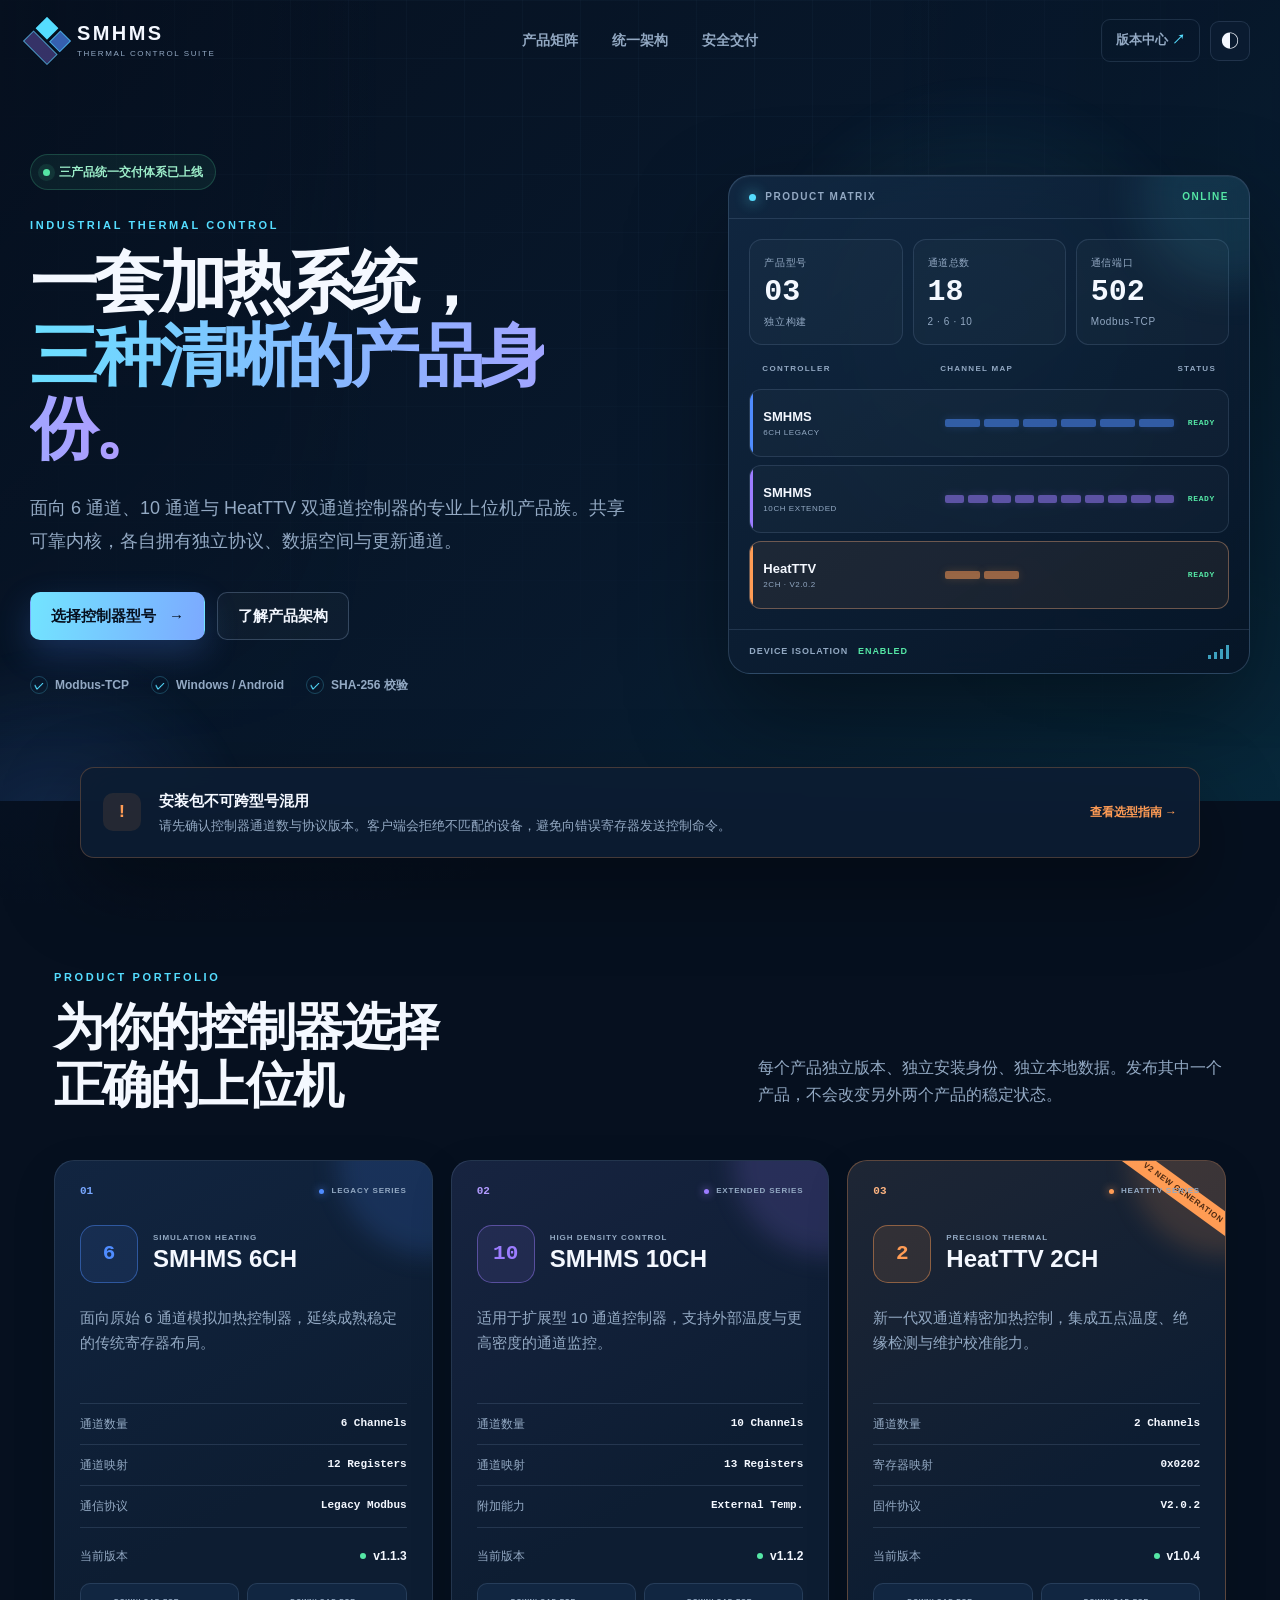
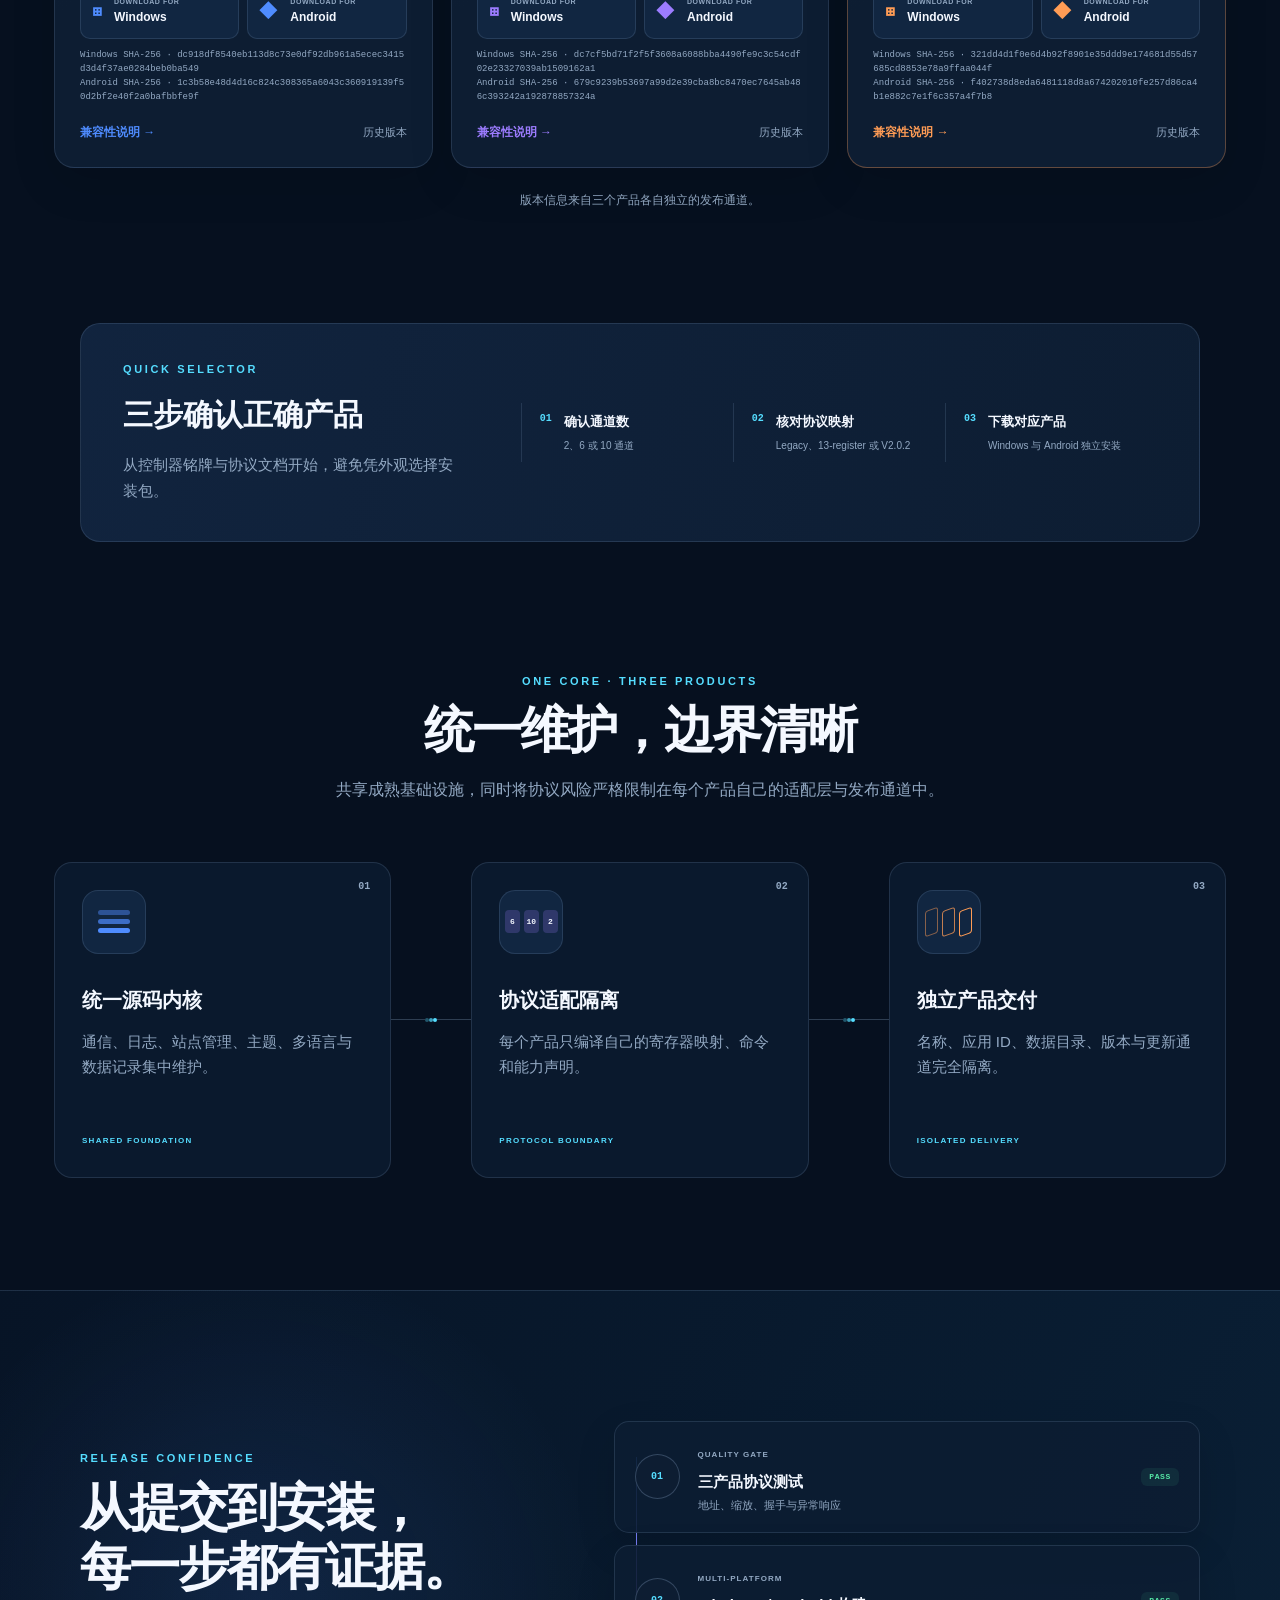
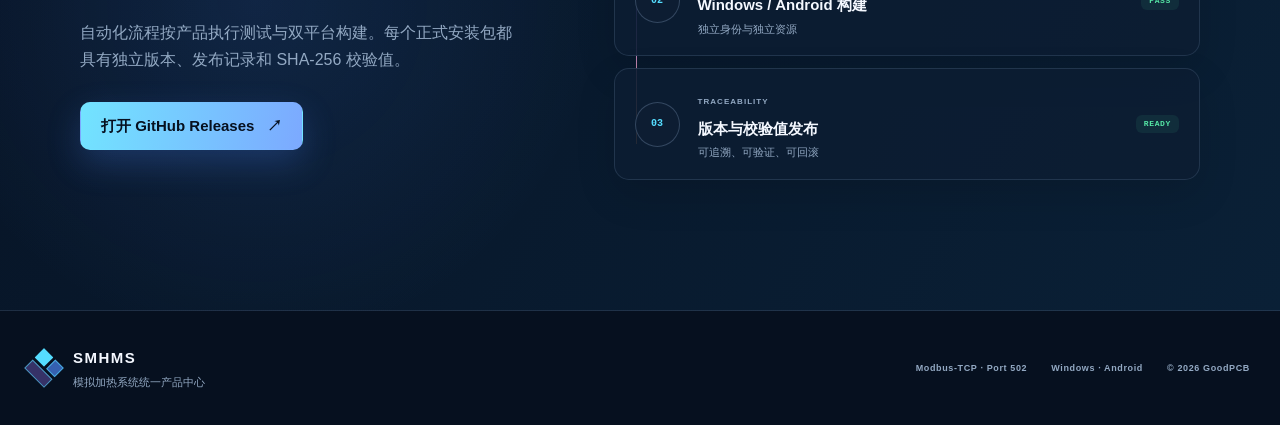
<file: index.html>
<!doctype html>
<html lang="zh-CN">
<head>
  <meta charset="utf-8">
  <meta name="viewport" content="width=device-width,initial-scale=1">
  <meta name="theme-color" content="#06101f">
  <meta name="description" content="SMHMS 模拟加热系统统一产品中心，为 6CH、10CH 与 HeatTTV 2CH 控制器提供独立、安全、可追溯的上位机下载。">
  <meta property="og:type" content="website">
  <meta property="og:url" content="https://gs.zdxq.xyz/">
  <meta property="og:title" content="SMHMS · 工业加热控制产品中心">
  <meta property="og:description" content="一套加热系统，三种清晰的产品身份。">
  <meta property="og:image" content="https://gs.zdxq.xyz/assets/og.png">
  <meta name="twitter:card" content="summary_large_image">
  <meta name="twitter:title" content="SMHMS · 工业加热控制产品中心">
  <meta name="twitter:description" content="面向 6CH、10CH 与 HeatTTV 2CH 的统一产品中心。">
  <meta name="twitter:image" content="https://gs.zdxq.xyz/assets/og.png">
  <title>SMHMS · 工业加热控制产品中心</title>
  <link rel="stylesheet" href="css/style.css">
</head>
<body>
  <a class="skip-link" href="#products">跳转到产品列表</a>
  <div class="site-shell">
    <nav class="nav" aria-label="主导航">
      <a class="brand" href="#top" aria-label="SMHMS 首页">
        <span class="brand-mark" aria-hidden="true"><i></i><i></i><i></i></span>
        <span class="brand-wording"><strong>SMHMS</strong><small>THERMAL CONTROL SUITE</small></span>
      </a>
      <div class="nav-links">
        <a href="#products">产品矩阵</a>
        <a href="#architecture">统一架构</a>
        <a href="#delivery">安全交付</a>
      </div>
      <div class="nav-actions">
        <a class="nav-release" href="https://github.com/goodpcb/smhms-website/releases" target="_blank" rel="noopener">版本中心 <span>↗</span></a>
        <button id="themeToggle" class="theme-toggle" type="button" aria-label="切换深浅主题" aria-pressed="false"><span aria-hidden="true">◐</span></button>
      </div>
    </nav>

    <main id="top">
      <header class="hero">
        <div class="hero-grid" aria-hidden="true"></div>
        <div class="hero-glow glow-one" aria-hidden="true"></div>
        <div class="hero-glow glow-two" aria-hidden="true"></div>
        <div class="hero-inner">
          <div class="hero-copy reveal">
            <div class="status-pill"><span></span> 三产品统一交付体系已上线</div>
            <p class="eyebrow">INDUSTRIAL THERMAL CONTROL</p>
            <h1>一套加热系统，<br><em>三种清晰的产品身份。</em></h1>
            <p class="hero-lead">面向 6 通道、10 通道与 HeatTTV 双通道控制器的专业上位机产品族。共享可靠内核，各自拥有独立协议、数据空间与更新通道。</p>
            <div class="hero-actions">
              <a class="button button-primary" href="#products">选择控制器型号 <span>→</span></a>
              <a class="button button-ghost" href="#architecture">了解产品架构</a>
            </div>
            <div class="trust-row" aria-label="系统能力">
              <span><i>✓</i> Modbus-TCP</span>
              <span><i>✓</i> Windows / Android</span>
              <span><i>✓</i> SHA-256 校验</span>
            </div>
          </div>

          <div class="control-console reveal" aria-label="产品运行概览">
            <div class="console-topbar">
              <div><span class="console-dot"></span> PRODUCT MATRIX</div>
              <span>ONLINE</span>
            </div>
            <div class="metric-grid">
              <div><small>产品型号</small><strong>03</strong><span>独立构建</span></div>
              <div><small>通道总数</small><strong>18</strong><span>2 · 6 · 10</span></div>
              <div><small>通信端口</small><strong>502</strong><span>Modbus-TCP</span></div>
            </div>
            <div class="rack">
              <div class="rack-header"><span>CONTROLLER</span><span>CHANNEL MAP</span><span>STATUS</span></div>
              <div class="rack-row blue">
                <div class="rack-name"><b>SMHMS</b><small>6CH LEGACY</small></div>
                <div class="channel-map" aria-label="6 个通道"><i></i><i></i><i></i><i></i><i></i><i></i></div>
                <span class="health">READY</span>
              </div>
              <div class="rack-row violet">
                <div class="rack-name"><b>SMHMS</b><small>10CH EXTENDED</small></div>
                <div class="channel-map ten-map" aria-label="10 个通道"><i></i><i></i><i></i><i></i><i></i><i></i><i></i><i></i><i></i><i></i></div>
                <span class="health">READY</span>
              </div>
              <div class="rack-row orange active">
                <div class="rack-name"><b>HeatTTV</b><small>2CH · V2.0.2</small></div>
                <div class="channel-map" aria-label="2 个通道"><i></i><i></i></div>
                <span class="health">READY</span>
              </div>
            </div>
            <div class="console-footer"><span>DEVICE ISOLATION</span><b>ENABLED</b><div class="signal"><i></i><i></i><i></i><i></i></div></div>
          </div>
        </div>
      </header>

      <section class="compatibility-wrap" aria-label="兼容性提示">
        <div class="compatibility-warning reveal">
          <span class="warning-icon" aria-hidden="true">!</span>
          <div><strong>安装包不可跨型号混用</strong><p>请先确认控制器通道数与协议版本。客户端会拒绝不匹配的设备，避免向错误寄存器发送控制命令。</p></div>
          <a href="#selector">查看选型指南 <span>→</span></a>
        </div>
      </section>

      <section id="products" class="section products-section">
        <div class="section-heading reveal">
          <div><p class="eyebrow">PRODUCT PORTFOLIO</p><h2>为你的控制器选择<br>正确的上位机</h2></div>
          <p>每个产品独立版本、独立安装身份、独立本地数据。发布其中一个产品，不会改变另外两个产品的稳定状态。</p>
        </div>

        <div id="productGrid" class="product-grid">
          <article class="product-card product-blue reveal" data-product="smhms6">
            <div class="card-accent"></div>
            <div class="card-top"><span class="product-index">01</span><span class="availability"><i></i> LEGACY SERIES</span></div>
            <div class="product-identity"><div class="product-icon">6</div><div><p>SIMULATION HEATING</p><h3>SMHMS 6CH</h3></div></div>
            <p class="product-description">面向原始 6 通道模拟加热控制器，延续成熟稳定的传统寄存器布局。</p>
            <div class="spec-table">
              <div><span>通道数量</span><b>6 Channels</b></div>
              <div><span>通道映射</span><b>12 Registers</b></div>
              <div><span>通信协议</span><b>Legacy Modbus</b></div>
            </div>
            <div class="release-line"><span>当前版本</span><strong class="version"><i></i>读取中</strong></div>
            <div class="downloads">
              <a class="button download windows disabled" aria-disabled="true"><span class="platform-mark">⊞</span><span><small>DOWNLOAD FOR</small>Windows</span></a>
              <a class="button download android disabled" aria-disabled="true"><span class="platform-mark">◆</span><span><small>DOWNLOAD FOR</small>Android</span></a>
            </div>
            <div class="checksums"></div>
            <div class="card-links"><a class="manual" href="manuals/smhms6.html">兼容性说明 <span>→</span></a><details><summary>历史版本</summary><div class="history"></div></details></div>
          </article>

          <article class="product-card product-violet reveal" data-product="smhms10">
            <div class="card-accent"></div>
            <div class="card-top"><span class="product-index">02</span><span class="availability"><i></i> EXTENDED SERIES</span></div>
            <div class="product-identity"><div class="product-icon">10</div><div><p>HIGH DENSITY CONTROL</p><h3>SMHMS 10CH</h3></div></div>
            <p class="product-description">适用于扩展型 10 通道控制器，支持外部温度与更高密度的通道监控。</p>
            <div class="spec-table">
              <div><span>通道数量</span><b>10 Channels</b></div>
              <div><span>通道映射</span><b>13 Registers</b></div>
              <div><span>附加能力</span><b>External Temp.</b></div>
            </div>
            <div class="release-line"><span>当前版本</span><strong class="version"><i></i>读取中</strong></div>
            <div class="downloads">
              <a class="button download windows disabled" aria-disabled="true"><span class="platform-mark">⊞</span><span><small>DOWNLOAD FOR</small>Windows</span></a>
              <a class="button download android disabled" aria-disabled="true"><span class="platform-mark">◆</span><span><small>DOWNLOAD FOR</small>Android</span></a>
            </div>
            <div class="checksums"></div>
            <div class="card-links"><a class="manual" href="manuals/smhms10.html">兼容性说明 <span>→</span></a><details><summary>历史版本</summary><div class="history"></div></details></div>
          </article>

          <article class="product-card product-orange featured reveal" data-product="heattv2">
            <div class="featured-label">V2 NEW GENERATION</div>
            <div class="card-accent"></div>
            <div class="card-top"><span class="product-index">03</span><span class="availability"><i></i> HEATTTV SERIES</span></div>
            <div class="product-identity"><div class="product-icon">2</div><div><p>PRECISION THERMAL</p><h3>HeatTTV 2CH</h3></div></div>
            <p class="product-description">新一代双通道精密加热控制，集成五点温度、绝缘检测与维护校准能力。</p>
            <div class="spec-table">
              <div><span>通道数量</span><b>2 Channels</b></div>
              <div><span>寄存器映射</span><b>0x0202</b></div>
              <div><span>固件协议</span><b>V2.0.2</b></div>
            </div>
            <div class="release-line"><span>当前版本</span><strong class="version"><i></i>读取中</strong></div>
            <div class="downloads">
              <a class="button download windows disabled" aria-disabled="true"><span class="platform-mark">⊞</span><span><small>DOWNLOAD FOR</small>Windows</span></a>
              <a class="button download android disabled" aria-disabled="true"><span class="platform-mark">◆</span><span><small>DOWNLOAD FOR</small>Android</span></a>
            </div>
            <div class="checksums"></div>
            <div class="card-links"><a class="manual" href="manuals/heattv2.html">兼容性说明 <span>→</span></a><details><summary>历史版本</summary><div class="history"></div></details></div>
          </article>
        </div>
        <p id="manifestStatus" class="manifest-status" role="status">正在连接独立发布通道…</p>
      </section>

      <section id="selector" class="selector-section">
        <div class="selector-inner reveal">
          <div class="selector-copy"><p class="eyebrow">QUICK SELECTOR</p><h2>三步确认正确产品</h2><p>从控制器铭牌与协议文档开始，避免凭外观选择安装包。</p></div>
          <ol class="selector-steps">
            <li><span>01</span><div><strong>确认通道数</strong><p>2、6 或 10 通道</p></div></li>
            <li><span>02</span><div><strong>核对协议映射</strong><p>Legacy、13-register 或 V2.0.2</p></div></li>
            <li><span>03</span><div><strong>下载对应产品</strong><p>Windows 与 Android 独立安装</p></div></li>
          </ol>
        </div>
      </section>

      <section id="architecture" class="section architecture-section">
        <div class="section-heading centered reveal"><div><p class="eyebrow">ONE CORE · THREE PRODUCTS</p><h2>统一维护，边界清晰</h2></div><p>共享成熟基础设施，同时将协议风险严格限制在每个产品自己的适配层与发布通道中。</p></div>
        <div class="architecture-flow reveal">
          <article><span class="flow-number">01</span><div class="flow-symbol core"><i></i><i></i><i></i></div><h3>统一源码内核</h3><p>通信、日志、站点管理、主题、多语言与数据记录集中维护。</p><small>SHARED FOUNDATION</small></article>
          <div class="flow-connector"><i></i><i></i><i></i></div>
          <article><span class="flow-number">02</span><div class="flow-symbol adapters"><i>6</i><i>10</i><i>2</i></div><h3>协议适配隔离</h3><p>每个产品只编译自己的寄存器映射、命令和能力声明。</p><small>PROTOCOL BOUNDARY</small></article>
          <div class="flow-connector"><i></i><i></i><i></i></div>
          <article><span class="flow-number">03</span><div class="flow-symbol packages"><i></i><i></i><i></i></div><h3>独立产品交付</h3><p>名称、应用 ID、数据目录、版本与更新通道完全隔离。</p><small>ISOLATED DELIVERY</small></article>
        </div>
      </section>

      <section id="delivery" class="delivery-section">
        <div class="delivery-inner">
          <div class="delivery-copy reveal"><p class="eyebrow">RELEASE CONFIDENCE</p><h2>从提交到安装，<br>每一步都有证据。</h2><p>自动化流程按产品执行测试与双平台构建。每个正式安装包都具有独立版本、发布记录和 SHA-256 校验值。</p><a class="button button-primary" href="https://github.com/goodpcb/smhms-website/releases" target="_blank" rel="noopener">打开 GitHub Releases <span>↗</span></a></div>
          <div class="pipeline reveal" aria-label="发布流水线">
            <div class="pipeline-line"></div>
            <div class="pipeline-step"><span>01</span><div><small>QUALITY GATE</small><strong>三产品协议测试</strong><p>地址、缩放、握手与异常响应</p></div><b>PASS</b></div>
            <div class="pipeline-step"><span>02</span><div><small>MULTI-PLATFORM</small><strong>Windows / Android 构建</strong><p>独立身份与独立资源</p></div><b>PASS</b></div>
            <div class="pipeline-step"><span>03</span><div><small>TRACEABILITY</small><strong>版本与校验值发布</strong><p>可追溯、可验证、可回滚</p></div><b>READY</b></div>
          </div>
        </div>
      </section>
    </main>

    <footer>
      <div class="footer-inner">
        <div class="footer-brand"><span class="brand-mark" aria-hidden="true"><i></i><i></i><i></i></span><div><strong>SMHMS</strong><p>模拟加热系统统一产品中心</p></div></div>
        <div class="footer-meta"><span>Modbus-TCP · Port 502</span><span>Windows · Android</span><span>© <b id="currentYear">2026</b> GoodPCB</span></div>
      </div>
    </footer>
  </div>
  <script src="js/main.js"></script>
</body>
</html>
</file>
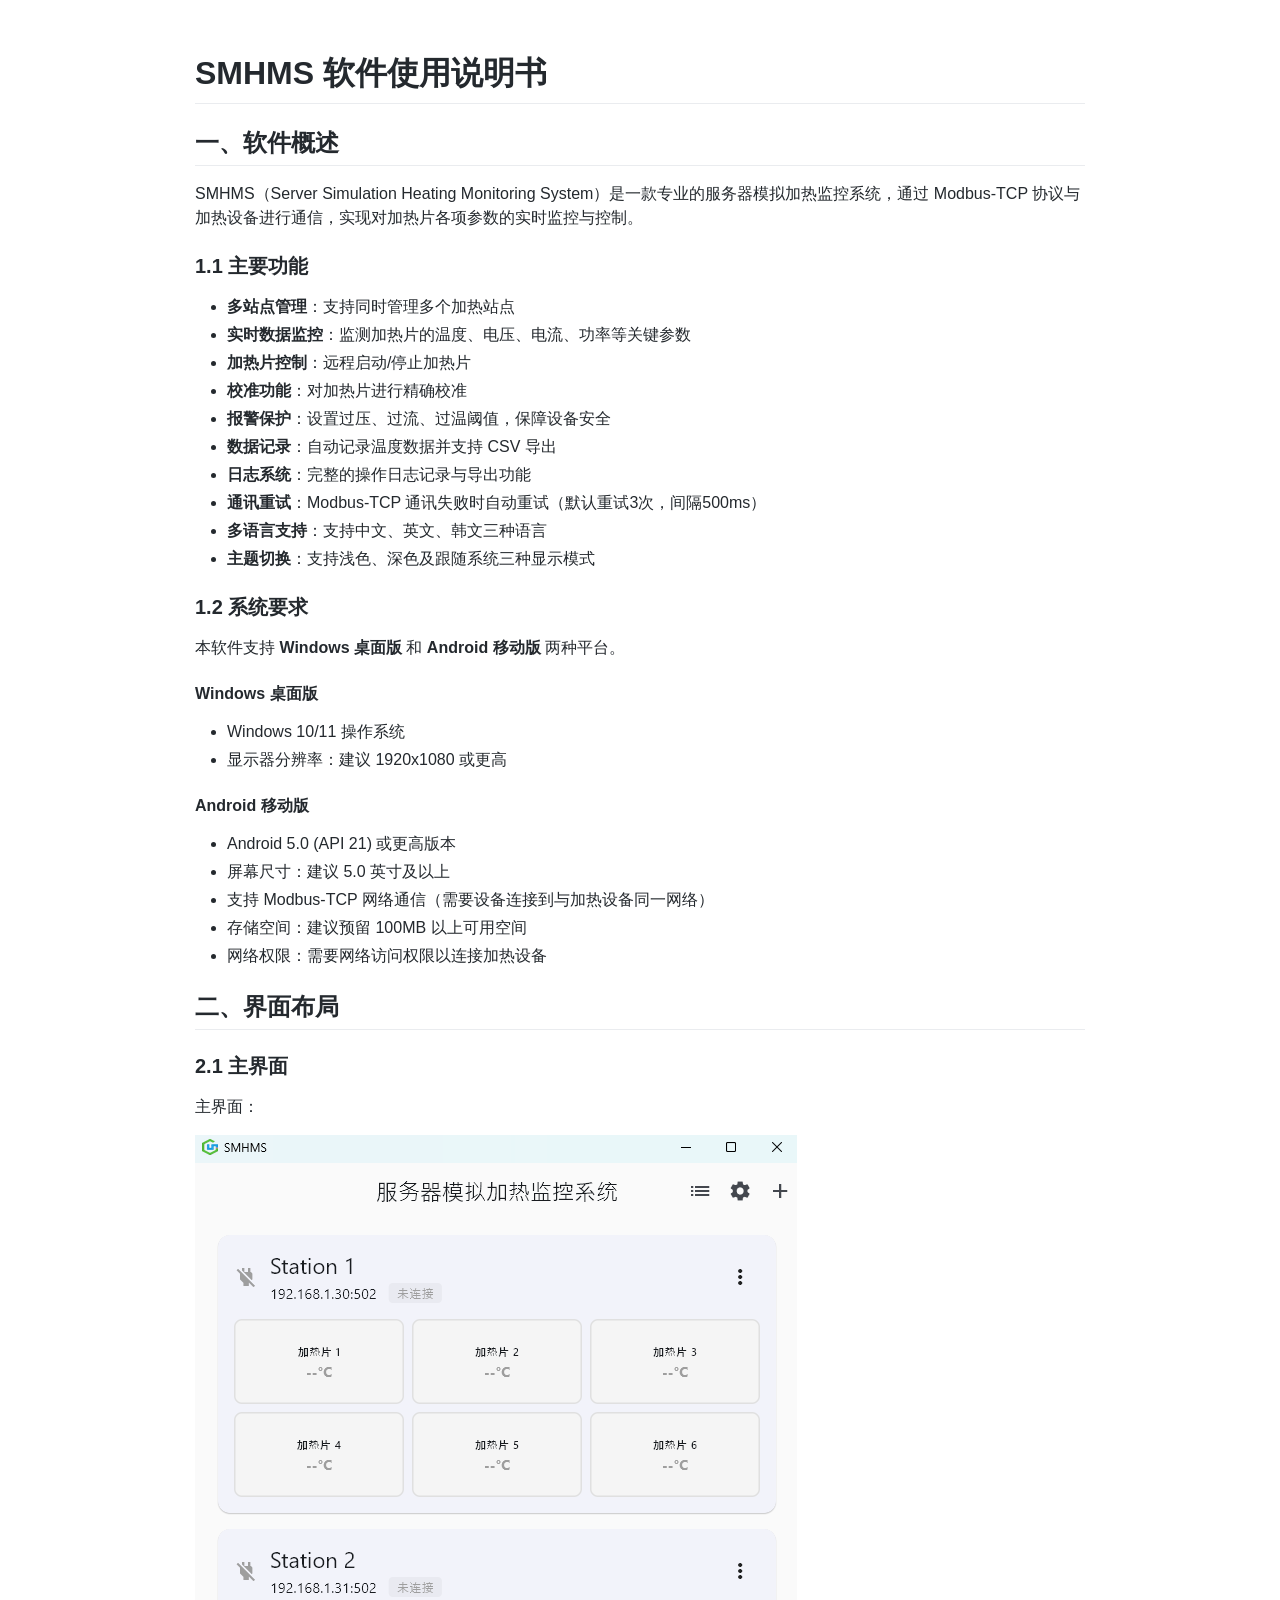
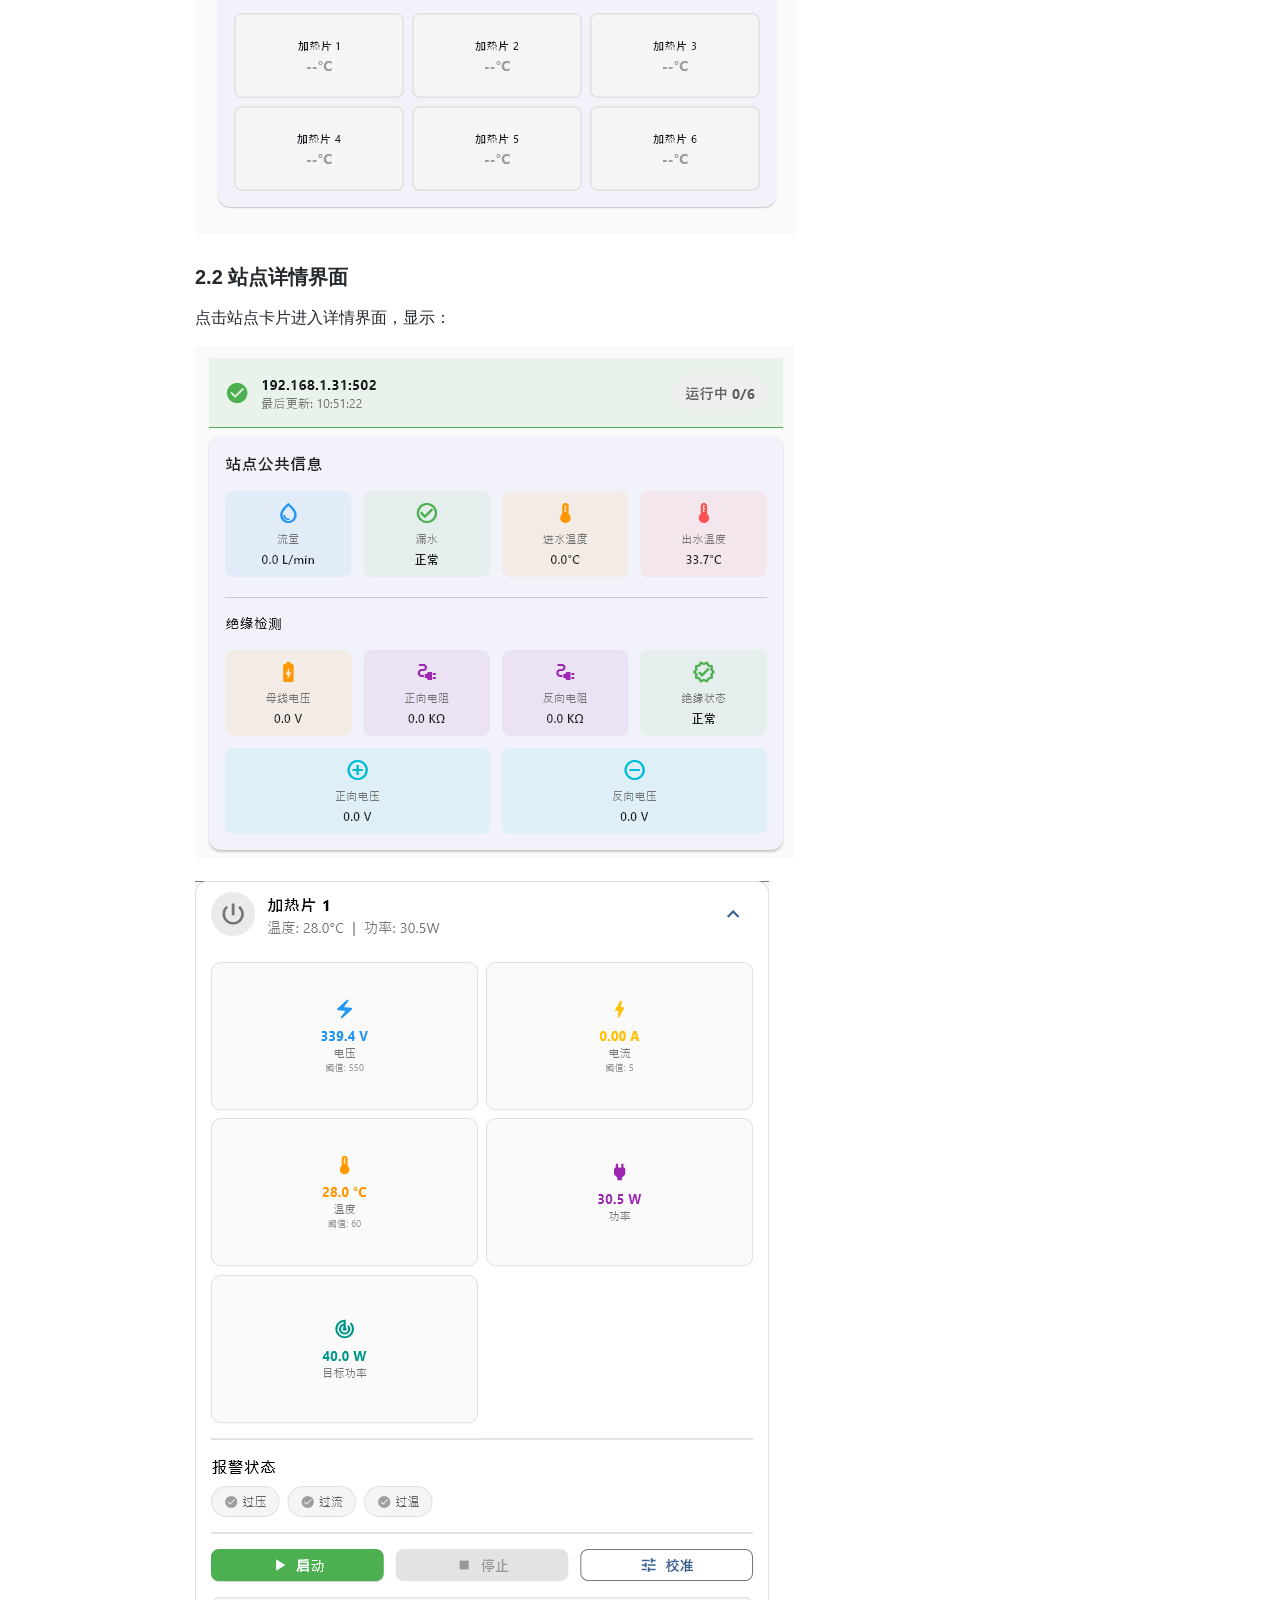
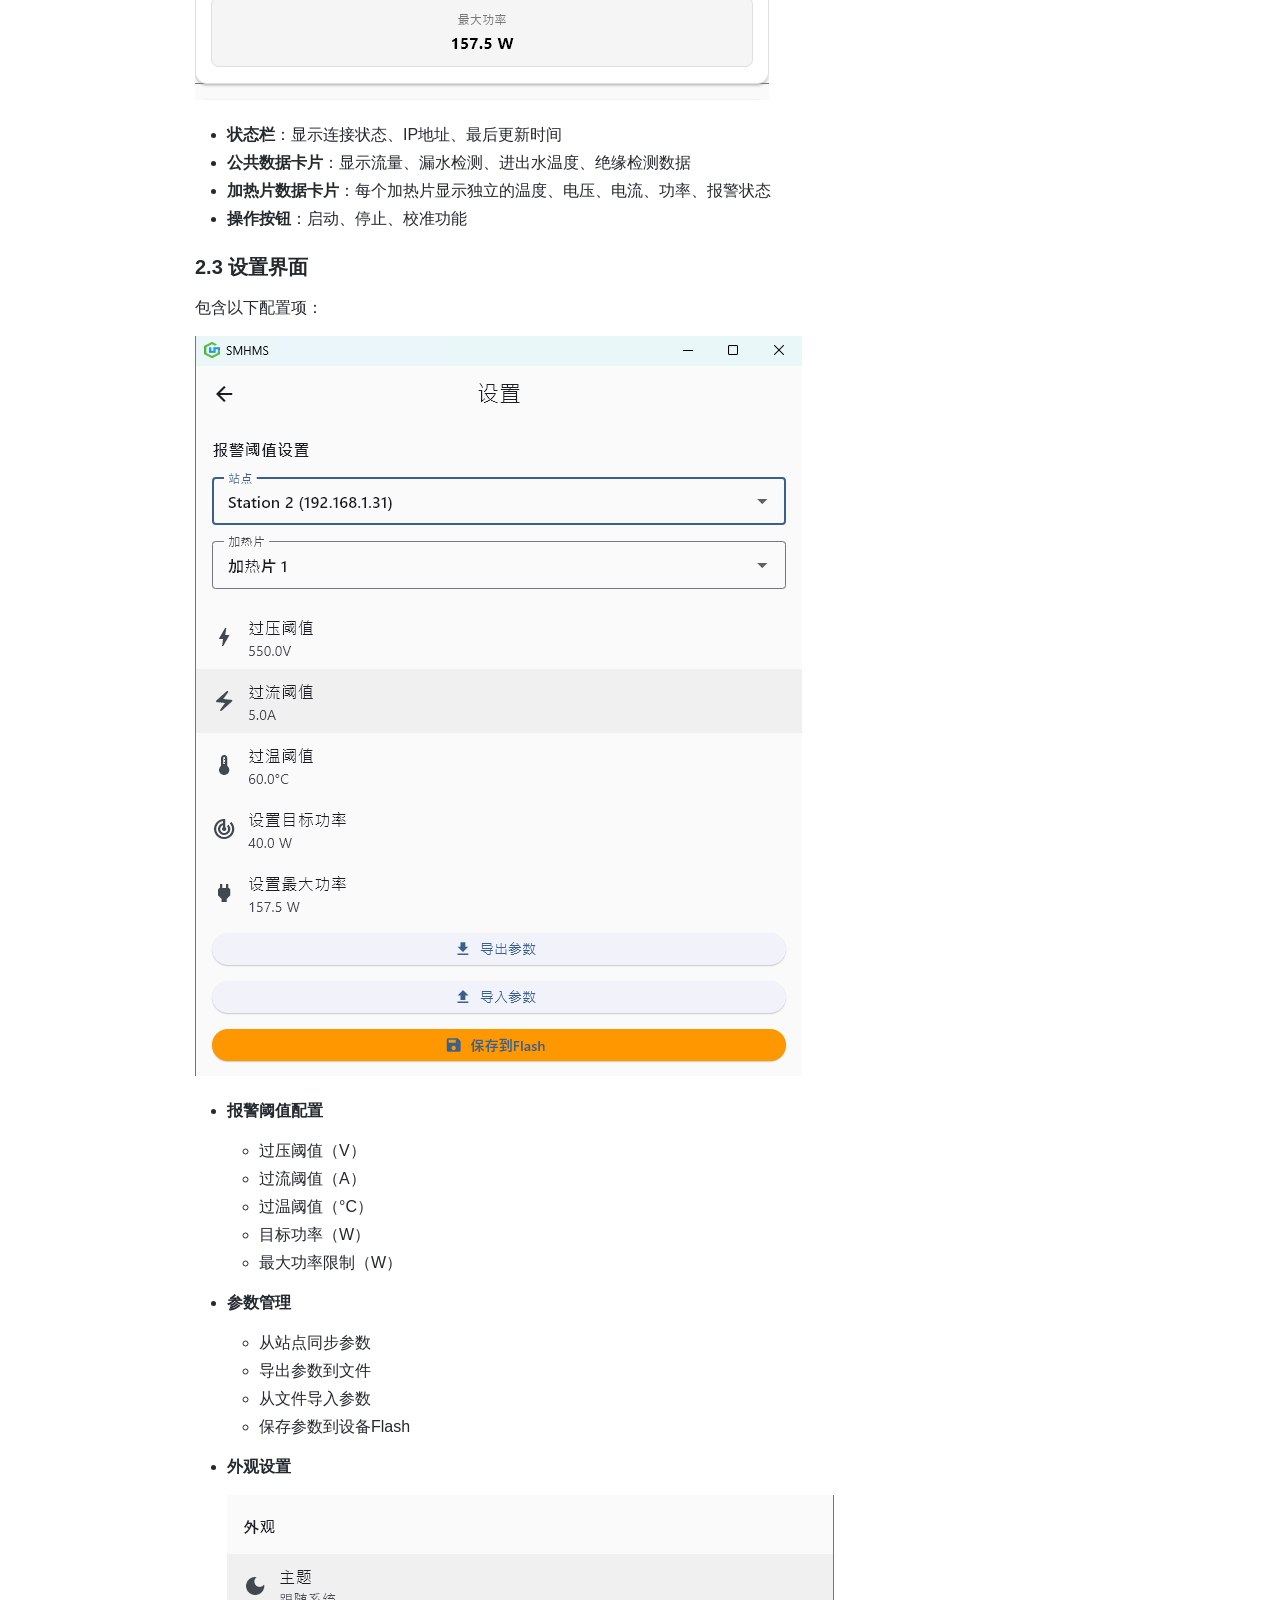
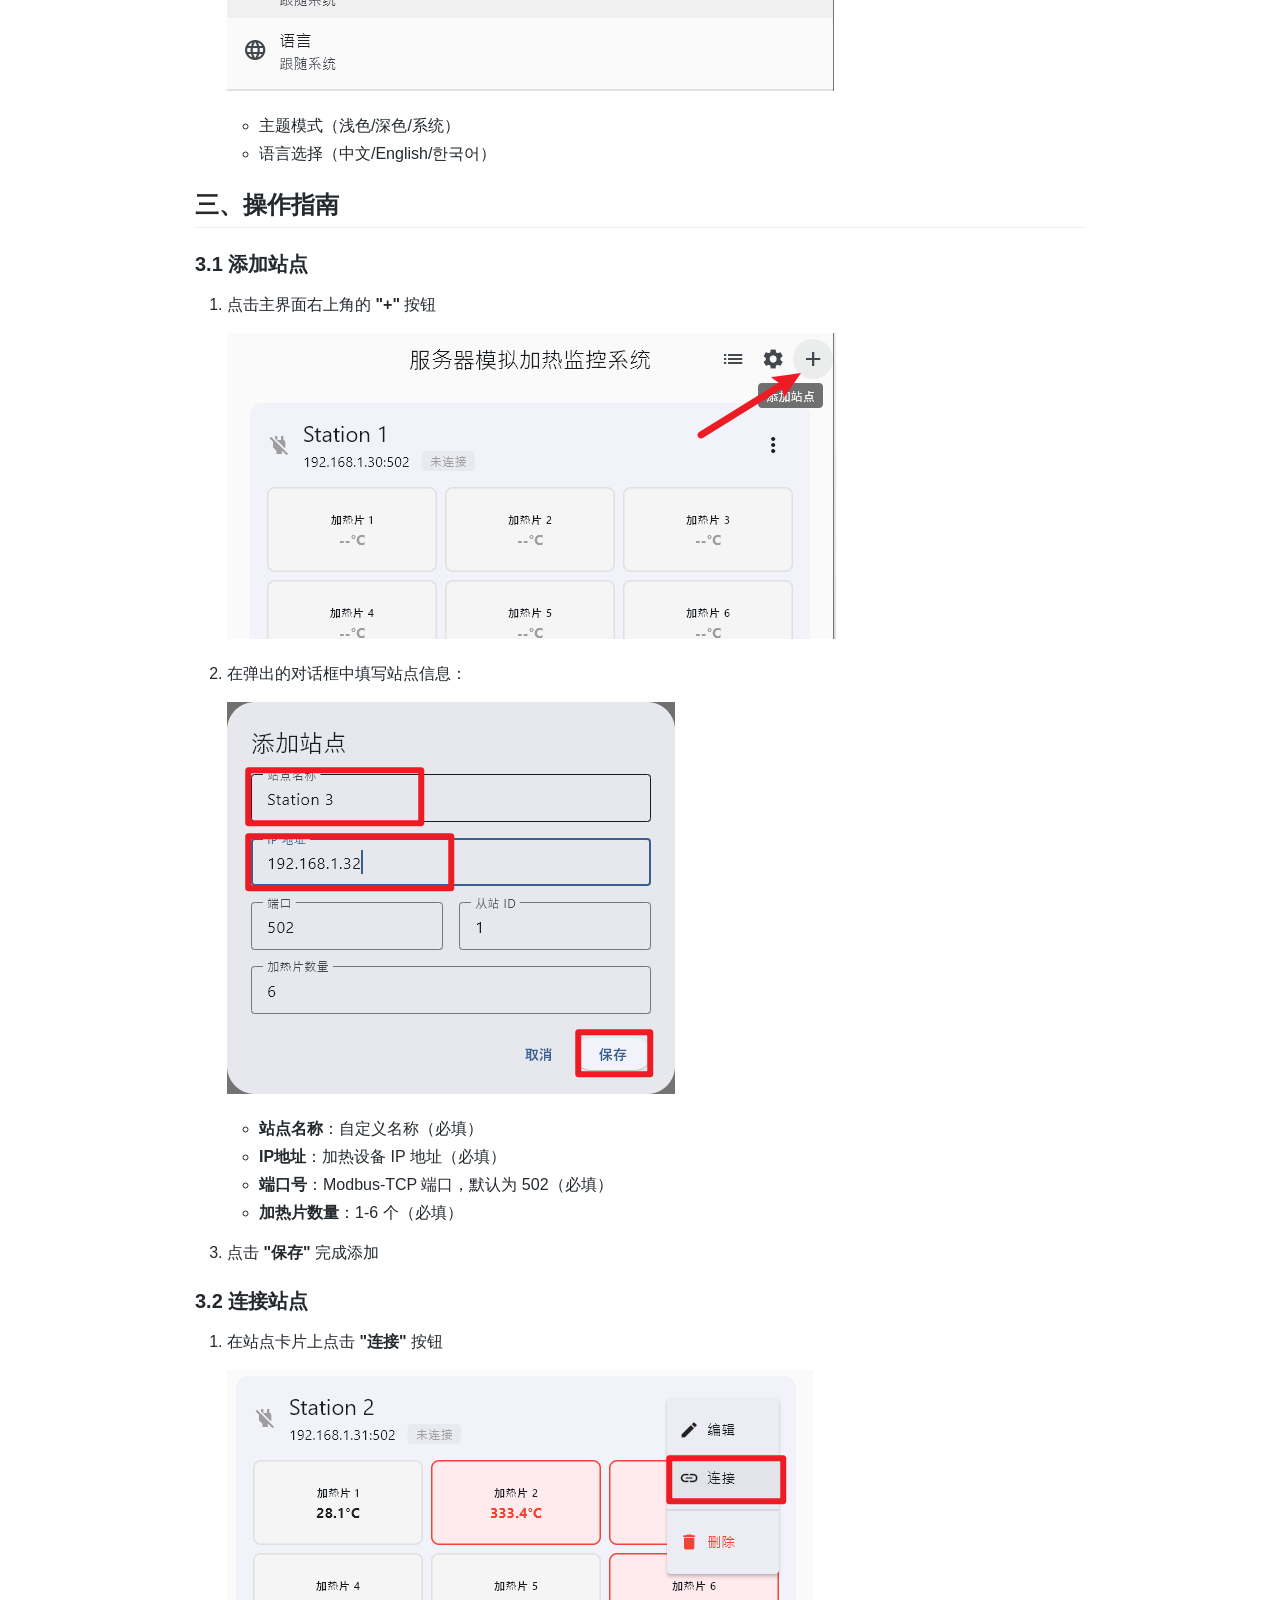
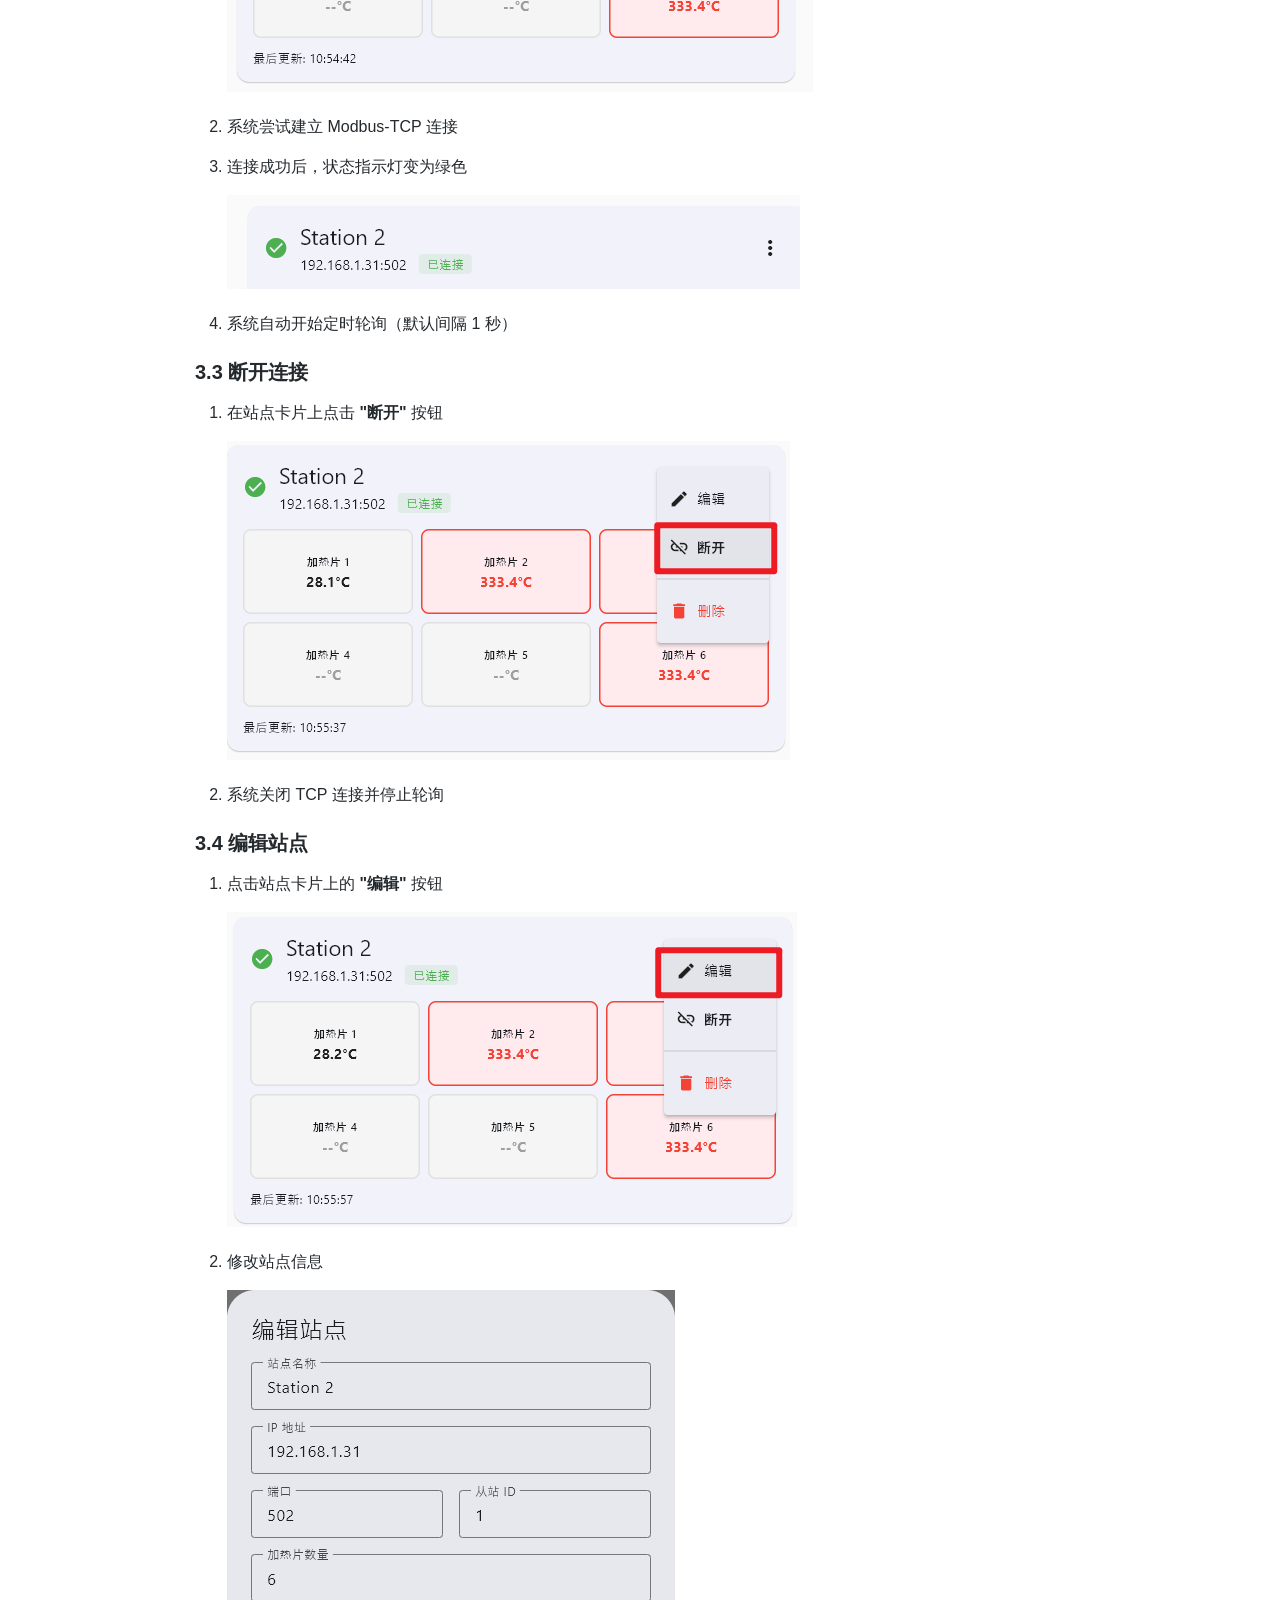
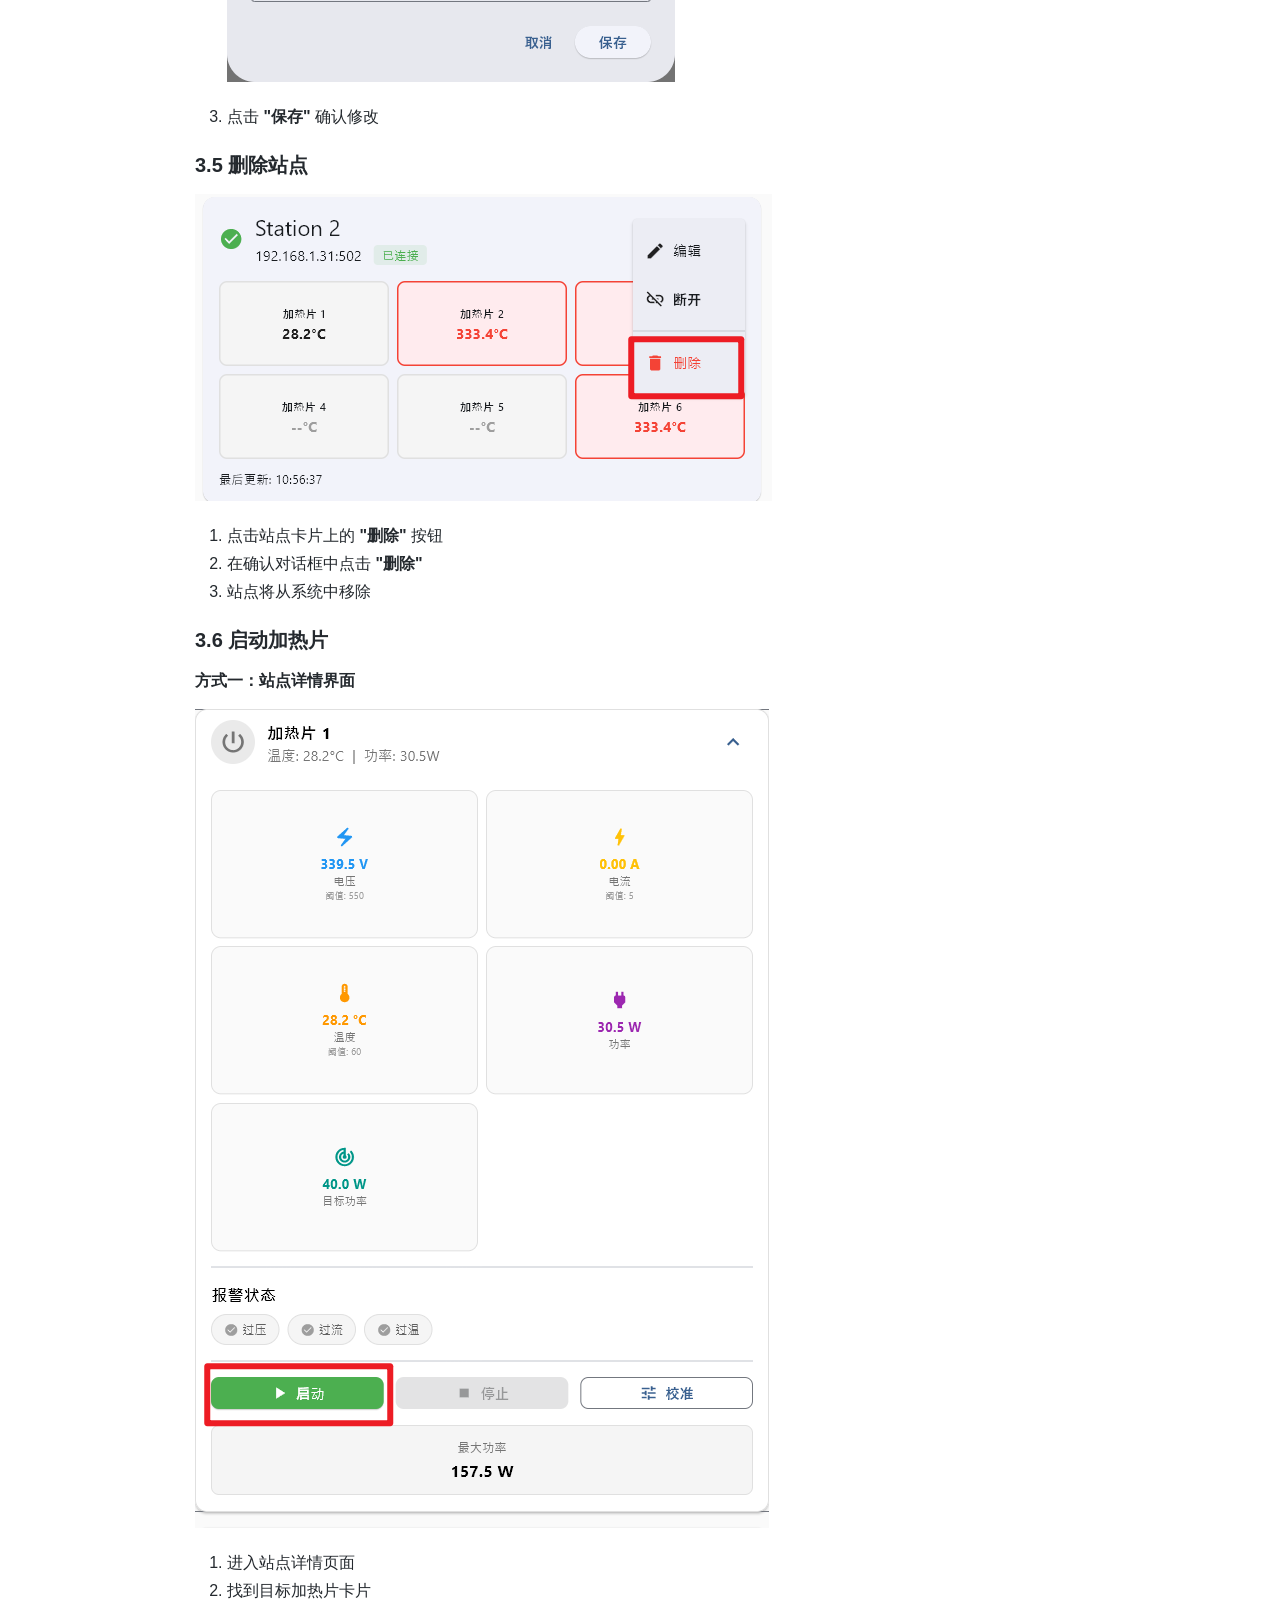
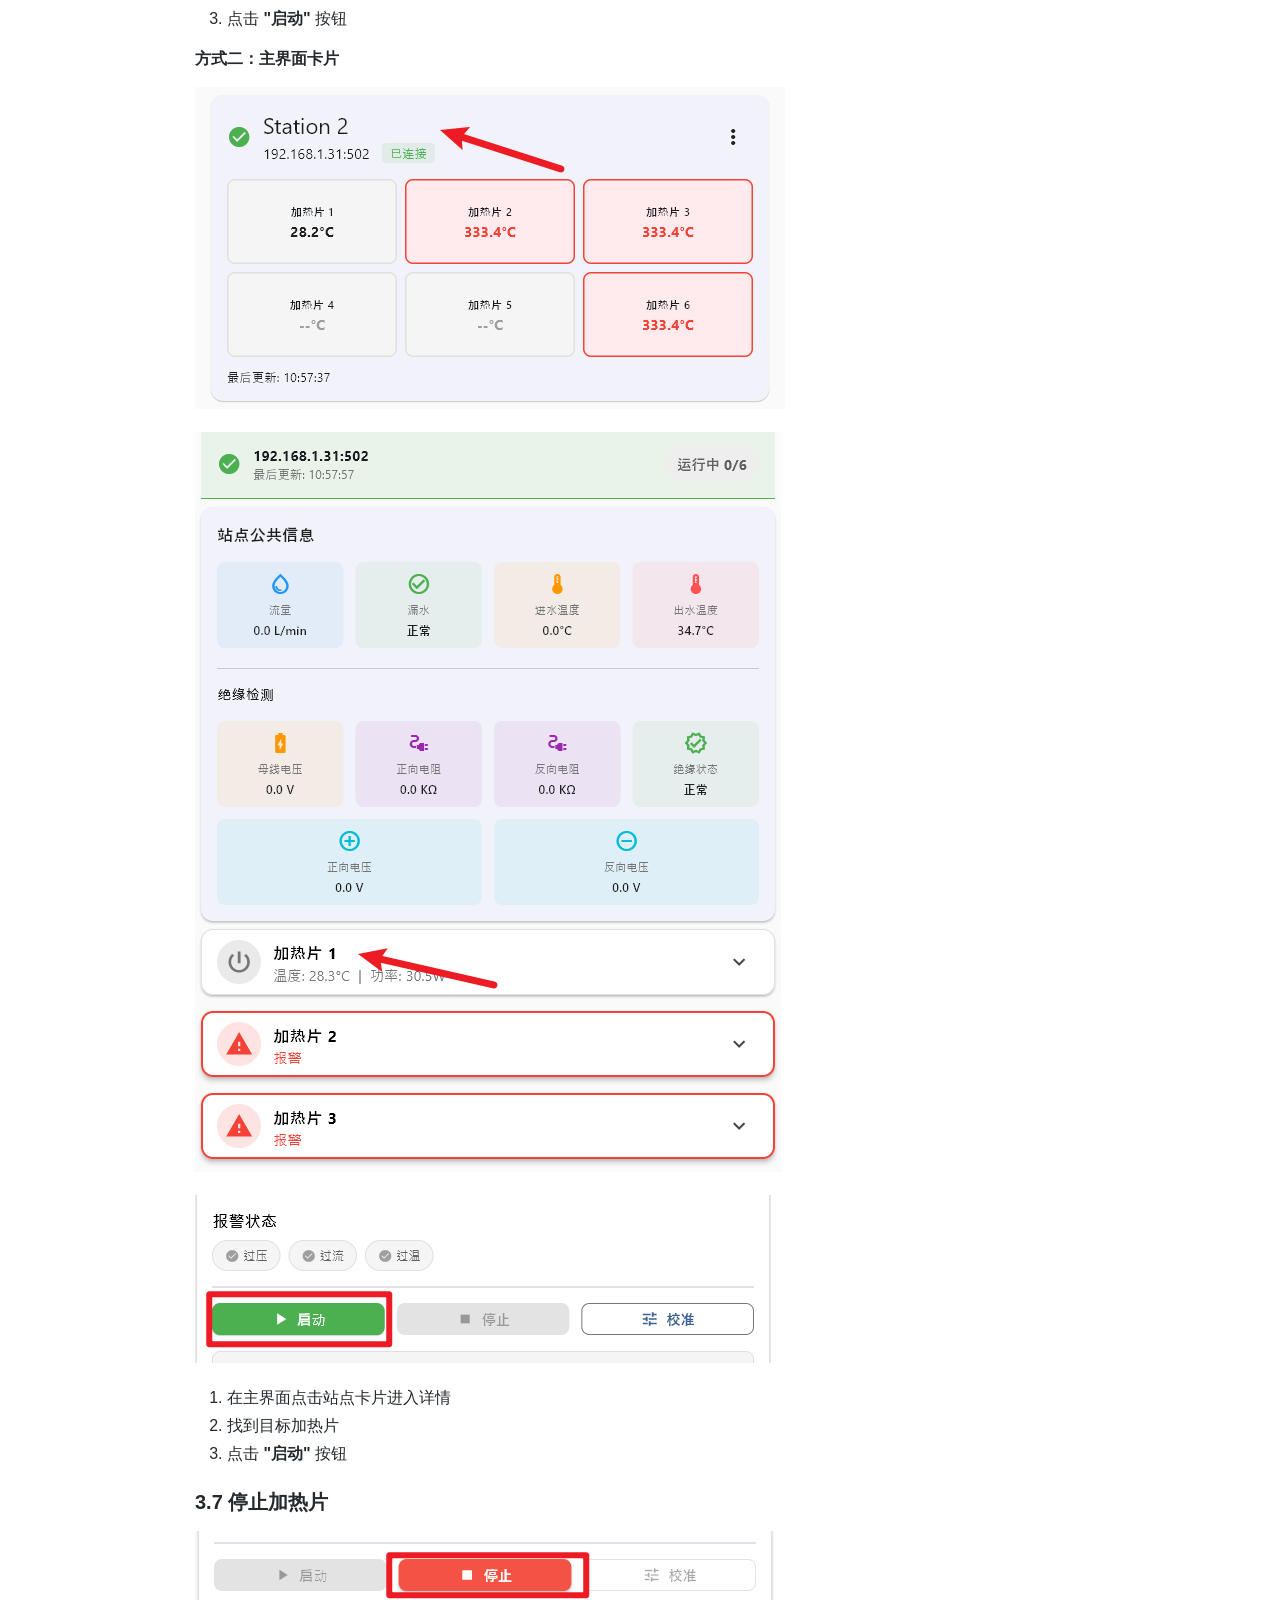
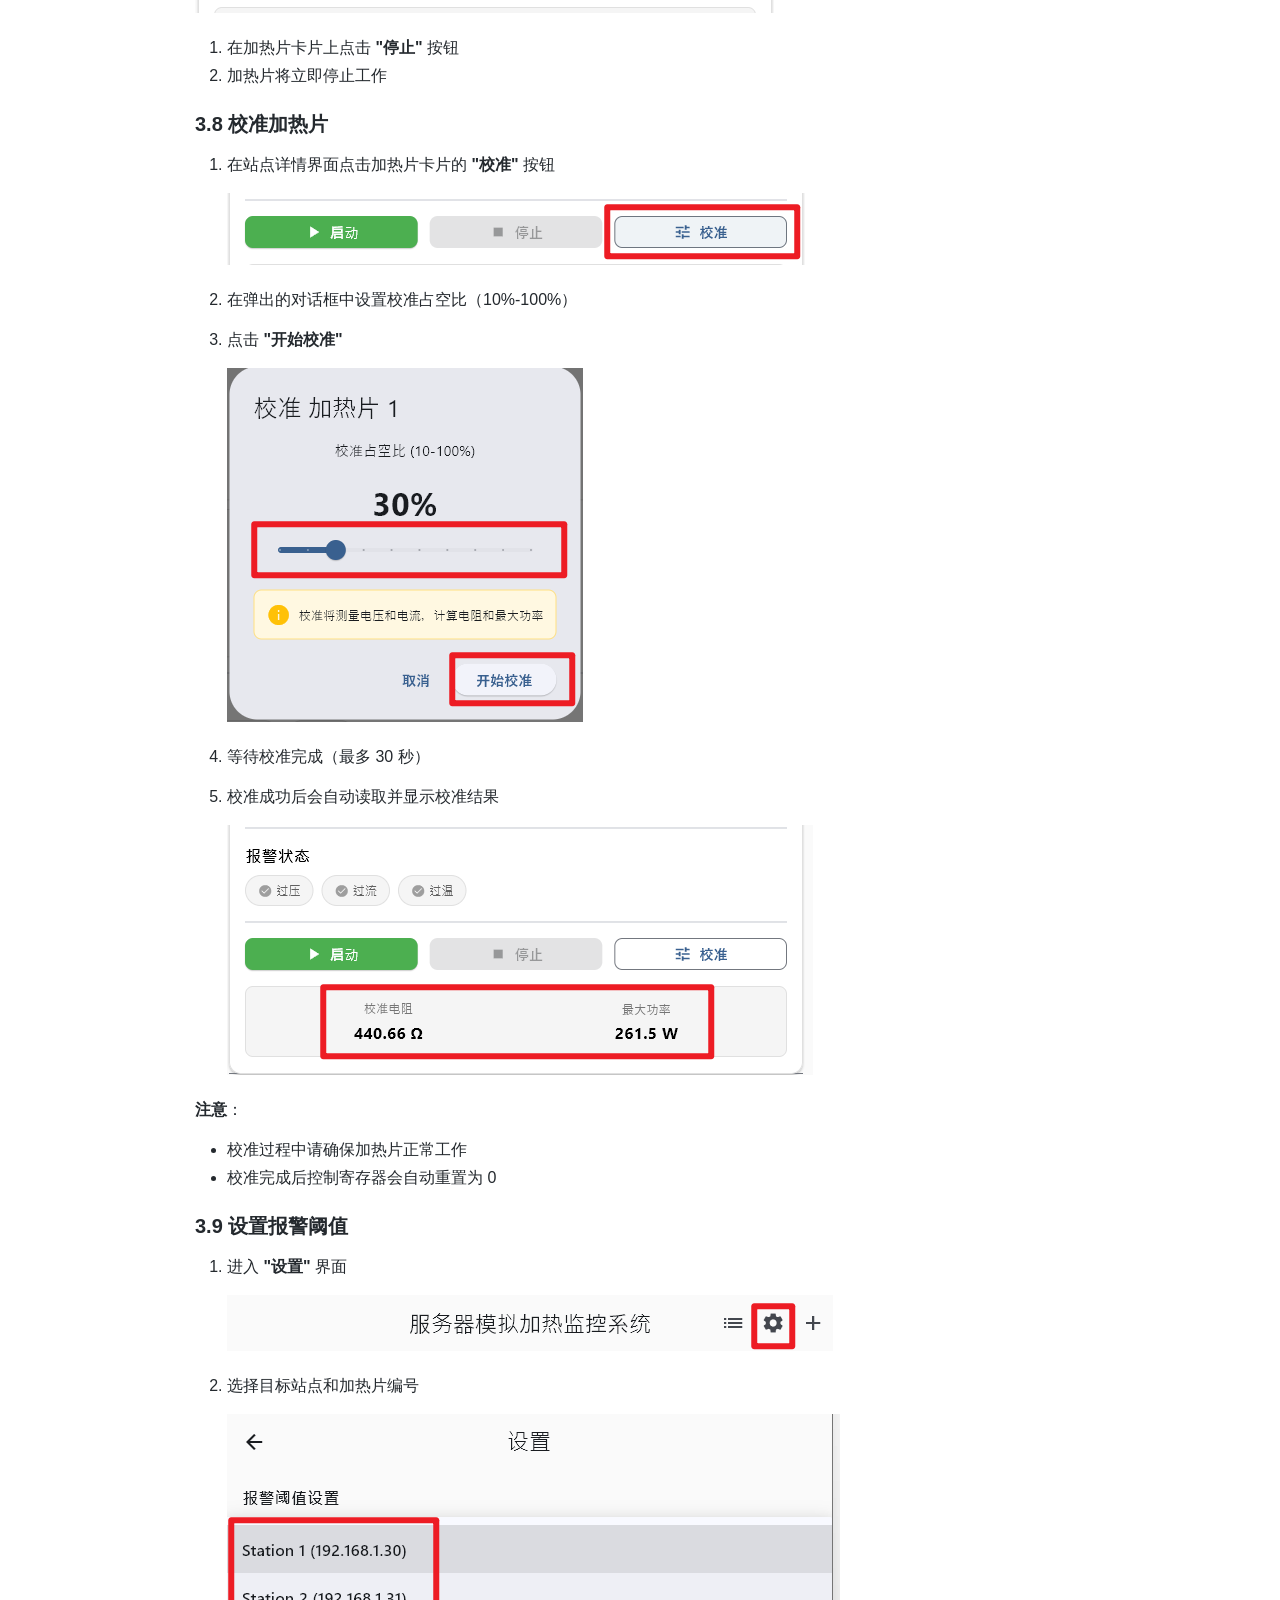
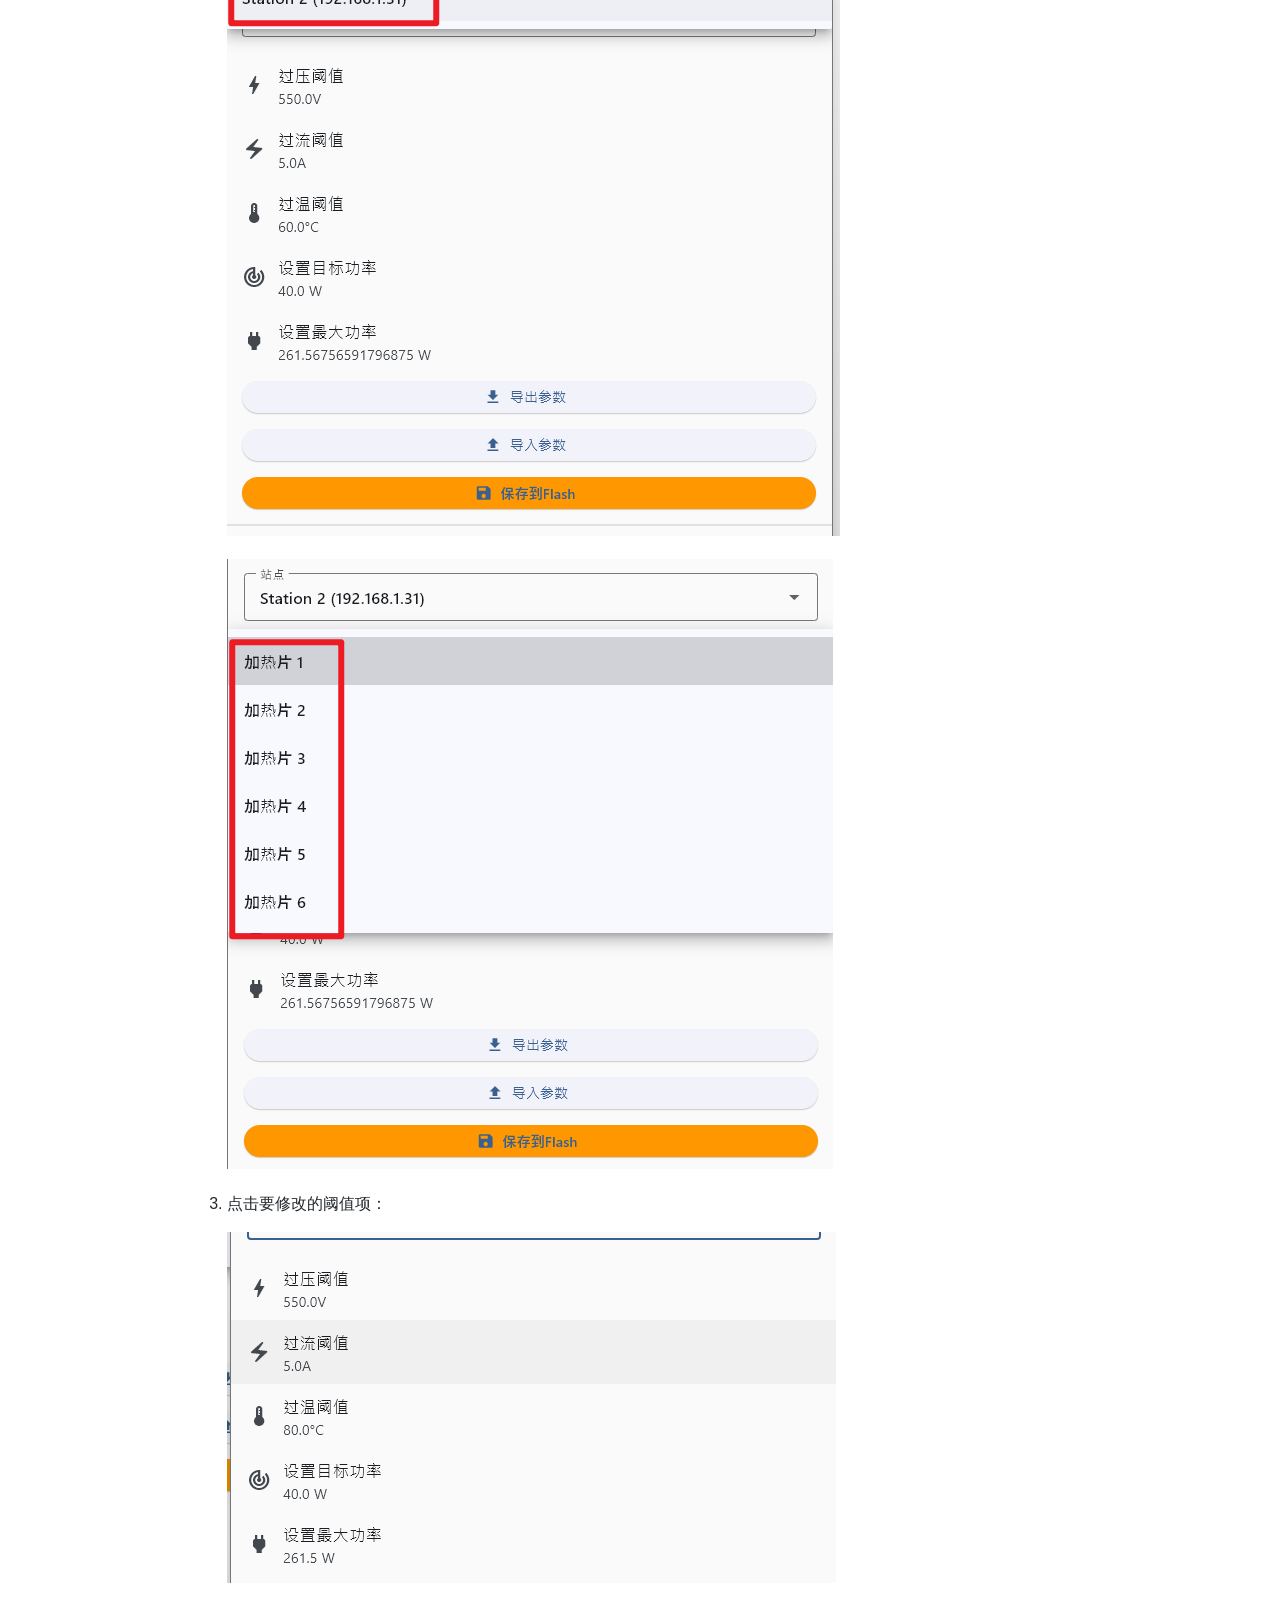
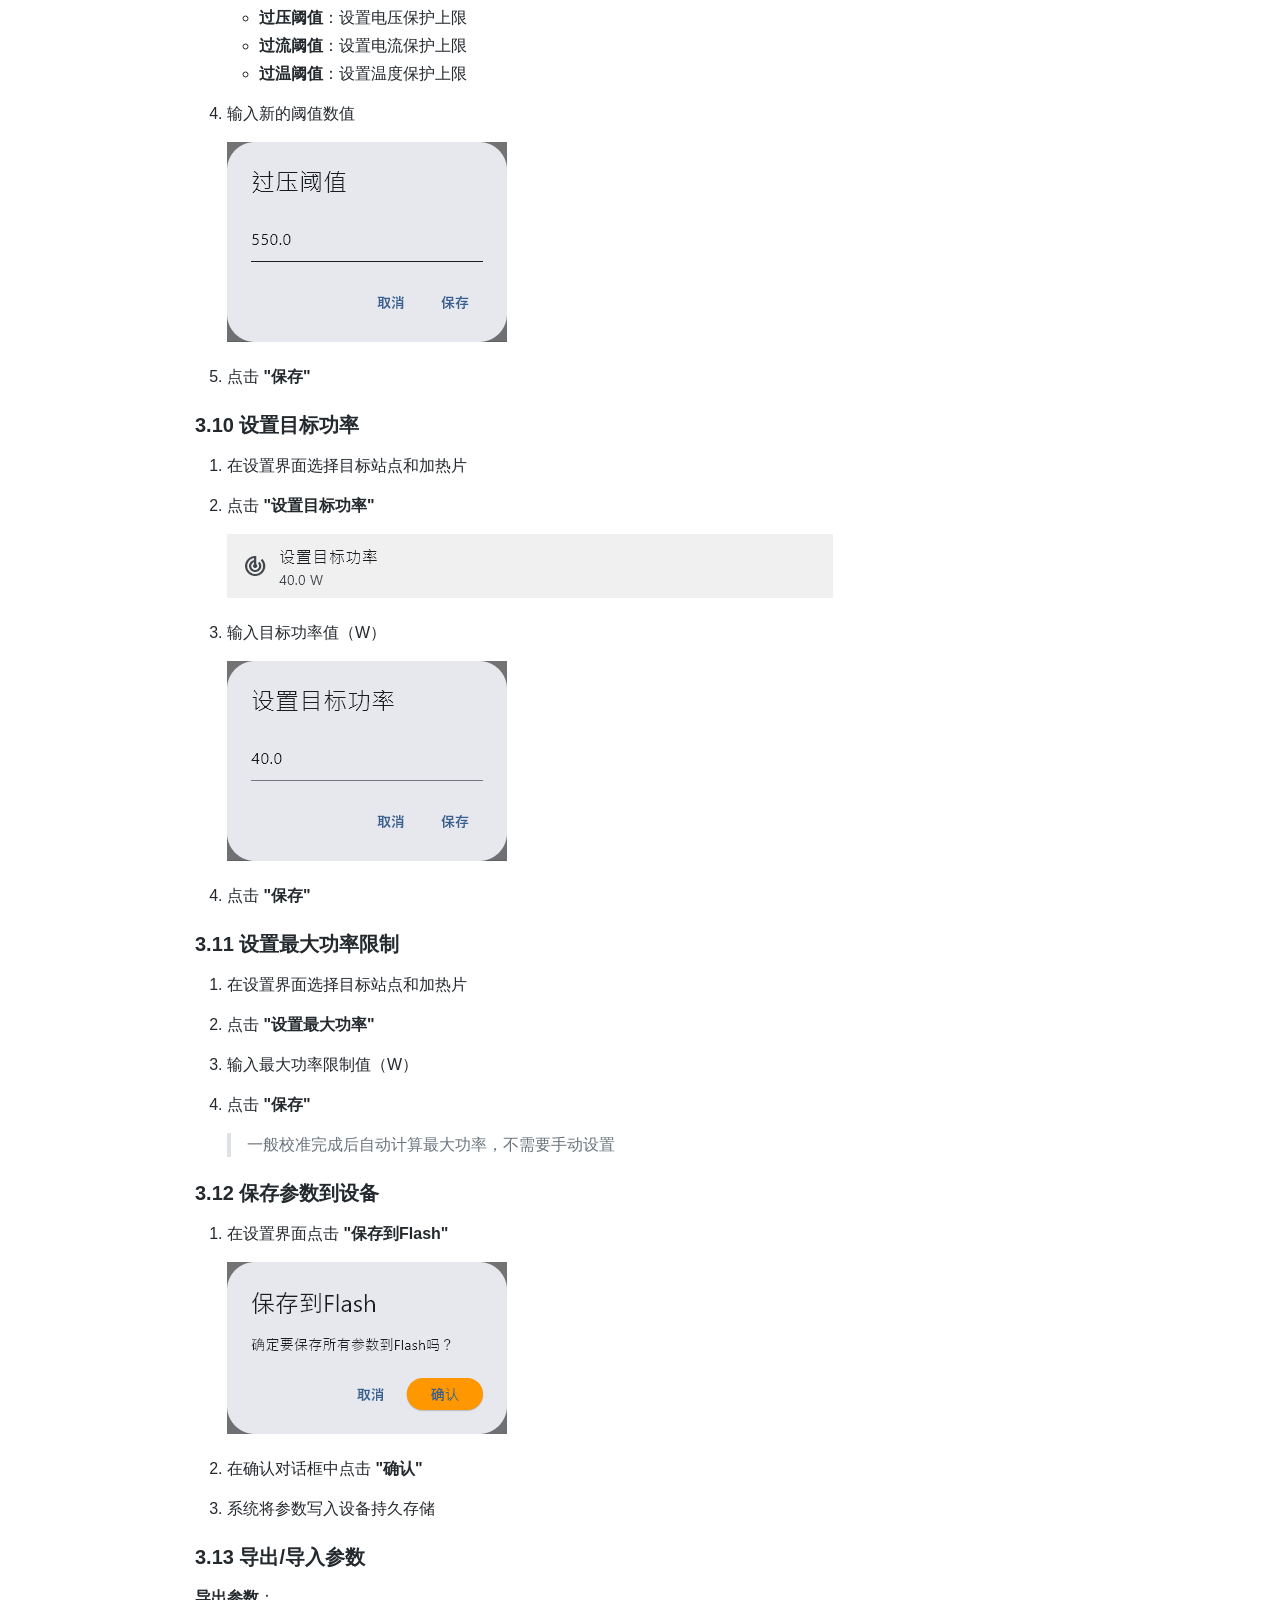
<file: USER_MANUAL.html>
<!DOCTYPE html>
<html lang="en">
<head>
  <meta charset="UTF-8">
  <meta name="viewport" content="width=device-width, initial-scale=1">
  <title></title>
  <style>
  @font-face {
  font-family: octicons-link;
  src: url([data-uri]) format('woff');
}

.markdown-body .octicon {
  display: inline-block;
  fill: currentColor;
  vertical-align: text-bottom;
}

.markdown-body .anchor {
  float: left;
  line-height: 1;
  margin-left: -20px;
  padding-right: 4px;
}

.markdown-body .anchor:focus {
  outline: none;
}

.markdown-body h1 .octicon-link,
.markdown-body h2 .octicon-link,
.markdown-body h3 .octicon-link,
.markdown-body h4 .octicon-link,
.markdown-body h5 .octicon-link,
.markdown-body h6 .octicon-link {
  color: #1b1f23;
  vertical-align: middle;
  visibility: hidden;
}

.markdown-body h1:hover .anchor,
.markdown-body h2:hover .anchor,
.markdown-body h3:hover .anchor,
.markdown-body h4:hover .anchor,
.markdown-body h5:hover .anchor,
.markdown-body h6:hover .anchor {
  text-decoration: none;
}

.markdown-body h1:hover .anchor .octicon-link,
.markdown-body h2:hover .anchor .octicon-link,
.markdown-body h3:hover .anchor .octicon-link,
.markdown-body h4:hover .anchor .octicon-link,
.markdown-body h5:hover .anchor .octicon-link,
.markdown-body h6:hover .anchor .octicon-link {
  visibility: visible;
}

.markdown-body {
  -ms-text-size-adjust: 100%;
  -webkit-text-size-adjust: 100%;
  color: #24292e;
  line-height: 1.5;
  font-family: -apple-system,BlinkMacSystemFont,Segoe UI,Helvetica,Arial,sans-serif,Apple Color Emoji,Segoe UI Emoji,Segoe UI Symbol;
  font-size: 16px;
  line-height: 1.5;
  word-wrap: break-word;
}

.markdown-body .pl-c {
  color: #6a737d;
}

.markdown-body .pl-c1,
.markdown-body .pl-s .pl-v {
  color: #005cc5;
}

.markdown-body .pl-e,
.markdown-body .pl-en {
  color: #6f42c1;
}

.markdown-body .pl-s .pl-s1,
.markdown-body .pl-smi {
  color: #24292e;
}

.markdown-body .pl-ent {
  color: #22863a;
}

.markdown-body .pl-k {
  color: #d73a49;
}

.markdown-body .pl-pds,
.markdown-body .pl-s,
.markdown-body .pl-s .pl-pse .pl-s1,
.markdown-body .pl-sr,
.markdown-body .pl-sr .pl-cce,
.markdown-body .pl-sr .pl-sra,
.markdown-body .pl-sr .pl-sre {
  color: #032f62;
}

.markdown-body .pl-smw,
.markdown-body .pl-v {
  color: #e36209;
}

.markdown-body .pl-bu {
  color: #b31d28;
}

.markdown-body .pl-ii {
  background-color: #b31d28;
  color: #fafbfc;
}

.markdown-body .pl-c2 {
  background-color: #d73a49;
  color: #fafbfc;
}

.markdown-body .pl-c2:before {
  content: "^M";
}

.markdown-body .pl-sr .pl-cce {
  color: #22863a;
  font-weight: 700;
}

.markdown-body .pl-ml {
  color: #735c0f;
}

.markdown-body .pl-mh,
.markdown-body .pl-mh .pl-en,
.markdown-body .pl-ms {
  color: #005cc5;
  font-weight: 700;
}

.markdown-body .pl-mi {
  color: #24292e;
  font-style: italic;
}

.markdown-body .pl-mb {
  color: #24292e;
  font-weight: 700;
}

.markdown-body .pl-md {
  background-color: #ffeef0;
  color: #b31d28;
}

.markdown-body .pl-mi1 {
  background-color: #f0fff4;
  color: #22863a;
}

.markdown-body .pl-mc {
  background-color: #ffebda;
  color: #e36209;
}

.markdown-body .pl-mi2 {
  background-color: #005cc5;
  color: #f6f8fa;
}

.markdown-body .pl-mdr {
  color: #6f42c1;
  font-weight: 700;
}

.markdown-body .pl-ba {
  color: #586069;
}

.markdown-body .pl-sg {
  color: #959da5;
}

.markdown-body .pl-corl {
  color: #032f62;
  text-decoration: underline;
}

.markdown-body details {
  display: block;
}

.markdown-body summary {
  display: list-item;
}

.markdown-body a {
  background-color: transparent;
}

.markdown-body a:active,
.markdown-body a:hover {
  outline-width: 0;
}

.markdown-body strong {
  font-weight: inherit;
  font-weight: bolder;
}

.markdown-body h1 {
  font-size: 2em;
  margin: .67em 0;
}

.markdown-body img {
  border-style: none;
}

.markdown-body code,
.markdown-body kbd,
.markdown-body pre {
  font-family: monospace,monospace;
  font-size: 1em;
}

.markdown-body hr {
  box-sizing: content-box;
  height: 0;
  overflow: visible;
}

.markdown-body input {
  font: inherit;
  margin: 0;
}

.markdown-body input {
  overflow: visible;
}

.markdown-body [type=checkbox] {
  box-sizing: border-box;
  padding: 0;
}

.markdown-body * {
  box-sizing: border-box;
}

.markdown-body input {
  font-family: inherit;
  font-size: inherit;
  line-height: inherit;
}

.markdown-body a {
  color: #0366d6;
  text-decoration: none;
}

.markdown-body a:hover {
  text-decoration: underline;
}

.markdown-body strong {
  font-weight: 600;
}

.markdown-body hr {
  background: transparent;
  border: 0;
  border-bottom: 1px solid #dfe2e5;
  height: 0;
  margin: 15px 0;
  overflow: hidden;
}

.markdown-body hr:before {
  content: "";
  display: table;
}

.markdown-body hr:after {
  clear: both;
  content: "";
  display: table;
}

.markdown-body table {
  border-collapse: collapse;
  border-spacing: 0;
}

.markdown-body td,
.markdown-body th {
  padding: 0;
}

.markdown-body details summary {
  cursor: pointer;
}

.markdown-body h1,
.markdown-body h2,
.markdown-body h3,
.markdown-body h4,
.markdown-body h5,
.markdown-body h6 {
  margin-bottom: 0;
  margin-top: 0;
}

.markdown-body h1 {
  font-size: 32px;
}

.markdown-body h1,
.markdown-body h2 {
  font-weight: 600;
}

.markdown-body h2 {
  font-size: 24px;
}

.markdown-body h3 {
  font-size: 20px;
}

.markdown-body h3,
.markdown-body h4 {
  font-weight: 600;
}

.markdown-body h4 {
  font-size: 16px;
}

.markdown-body h5 {
  font-size: 14px;
}

.markdown-body h5,
.markdown-body h6 {
  font-weight: 600;
}

.markdown-body h6 {
  font-size: 12px;
}

.markdown-body p {
  margin-bottom: 10px;
  margin-top: 0;
}

.markdown-body blockquote {
  margin: 0;
}

.markdown-body ol,
.markdown-body ul {
  margin-bottom: 0;
  margin-top: 0;
  padding-left: 0;
}

.markdown-body ol ol,
.markdown-body ul ol {
  list-style-type: lower-roman;
}

.markdown-body ol ol ol,
.markdown-body ol ul ol,
.markdown-body ul ol ol,
.markdown-body ul ul ol {
  list-style-type: lower-alpha;
}

.markdown-body dd {
  margin-left: 0;
}

.markdown-body code,
.markdown-body pre {
  font-family: SFMono-Regular,Consolas,Liberation Mono,Menlo,Courier,monospace;
  font-size: 12px;
}

.markdown-body pre {
  margin-bottom: 0;
  margin-top: 0;
}

.markdown-body input::-webkit-inner-spin-button,
.markdown-body input::-webkit-outer-spin-button {
  -webkit-appearance: none;
  appearance: none;
  margin: 0;
}

.markdown-body .border {
  border: 1px solid #e1e4e8!important;
}

.markdown-body .border-0 {
  border: 0!important;
}

.markdown-body .border-bottom {
  border-bottom: 1px solid #e1e4e8!important;
}

.markdown-body .rounded-1 {
  border-radius: 3px!important;
}

.markdown-body .bg-white {
  background-color: #fff!important;
}

.markdown-body .bg-gray-light {
  background-color: #fafbfc!important;
}

.markdown-body .text-gray-light {
  color: #6a737d!important;
}

.markdown-body .mb-0 {
  margin-bottom: 0!important;
}

.markdown-body .my-2 {
  margin-bottom: 8px!important;
  margin-top: 8px!important;
}

.markdown-body .pl-0 {
  padding-left: 0!important;
}

.markdown-body .py-0 {
  padding-bottom: 0!important;
  padding-top: 0!important;
}

.markdown-body .pl-1 {
  padding-left: 4px!important;
}

.markdown-body .pl-2 {
  padding-left: 8px!important;
}

.markdown-body .py-2 {
  padding-bottom: 8px!important;
  padding-top: 8px!important;
}

.markdown-body .pl-3,
.markdown-body .px-3 {
  padding-left: 16px!important;
}

.markdown-body .px-3 {
  padding-right: 16px!important;
}

.markdown-body .pl-4 {
  padding-left: 24px!important;
}

.markdown-body .pl-5 {
  padding-left: 32px!important;
}

.markdown-body .pl-6 {
  padding-left: 40px!important;
}

.markdown-body .f6 {
  font-size: 12px!important;
}

.markdown-body .lh-condensed {
  line-height: 1.25!important;
}

.markdown-body .text-bold {
  font-weight: 600!important;
}

.markdown-body:before {
  content: "";
  display: table;
}

.markdown-body:after {
  clear: both;
  content: "";
  display: table;
}

.markdown-body>:first-child {
  margin-top: 0!important;
}

.markdown-body>:last-child {
  margin-bottom: 0!important;
}

.markdown-body a:not([href]) {
  color: inherit;
  text-decoration: none;
}

.markdown-body blockquote,
.markdown-body dl,
.markdown-body ol,
.markdown-body p,
.markdown-body pre,
.markdown-body table,
.markdown-body ul {
  margin-bottom: 16px;
  margin-top: 0;
}

.markdown-body hr {
  background-color: #e1e4e8;
  border: 0;
  height: .25em;
  margin: 24px 0;
  padding: 0;
}

.markdown-body blockquote {
  border-left: .25em solid #dfe2e5;
  color: #6a737d;
  padding: 0 1em;
}

.markdown-body blockquote>:first-child {
  margin-top: 0;
}

.markdown-body blockquote>:last-child {
  margin-bottom: 0;
}

.markdown-body kbd {
  background-color: #fafbfc;
  border: 1px solid #c6cbd1;
  border-bottom-color: #959da5;
  border-radius: 3px;
  box-shadow: inset 0 -1px 0 #959da5;
  color: #444d56;
  display: inline-block;
  font-size: 11px;
  line-height: 10px;
  padding: 3px 5px;
  vertical-align: middle;
}

.markdown-body h1,
.markdown-body h2,
.markdown-body h3,
.markdown-body h4,
.markdown-body h5,
.markdown-body h6 {
  font-weight: 600;
  line-height: 1.25;
  margin-bottom: 16px;
  margin-top: 24px;
}

.markdown-body h1 {
  font-size: 2em;
}

.markdown-body h1,
.markdown-body h2 {
  border-bottom: 1px solid #eaecef;
  padding-bottom: .3em;
}

.markdown-body h2 {
  font-size: 1.5em;
}

.markdown-body h3 {
  font-size: 1.25em;
}

.markdown-body h4 {
  font-size: 1em;
}

.markdown-body h5 {
  font-size: .875em;
}

.markdown-body h6 {
  color: #6a737d;
  font-size: .85em;
}

.markdown-body ol,
.markdown-body ul {
  padding-left: 2em;
}

.markdown-body ol ol,
.markdown-body ol ul,
.markdown-body ul ol,
.markdown-body ul ul {
  margin-bottom: 0;
  margin-top: 0;
}

.markdown-body li {
  word-wrap: break-all;
}

.markdown-body li>p {
  margin-top: 16px;
}

.markdown-body li+li {
  margin-top: .25em;
}

.markdown-body dl {
  padding: 0;
}

.markdown-body dl dt {
  font-size: 1em;
  font-style: italic;
  font-weight: 600;
  margin-top: 16px;
  padding: 0;
}

.markdown-body dl dd {
  margin-bottom: 16px;
  padding: 0 16px;
}

.markdown-body table {
  display: block;
  overflow: auto;
  width: 100%;
}

.markdown-body table th {
  font-weight: 600;
}

.markdown-body table td,
.markdown-body table th {
  border: 1px solid #dfe2e5;
  padding: 6px 13px;
}

.markdown-body table tr {
  background-color: #fff;
  border-top: 1px solid #c6cbd1;
}

.markdown-body table tr:nth-child(2n) {
  background-color: #f6f8fa;
}

.markdown-body img {
  background-color: #fff;
  box-sizing: content-box;
  max-width: 100%;
}

.markdown-body img[align=right] {
  padding-left: 20px;
}

.markdown-body img[align=left] {
  padding-right: 20px;
}

.markdown-body code {
  background-color: rgba(27,31,35,.05);
  border-radius: 3px;
  font-size: 85%;
  margin: 0;
  padding: .2em .4em;
}

.markdown-body pre {
  word-wrap: normal;
}

.markdown-body pre>code {
  background: transparent;
  border: 0;
  font-size: 100%;
  margin: 0;
  padding: 0;
  white-space: pre;
  word-break: normal;
}

.markdown-body .highlight {
  margin-bottom: 16px;
}

.markdown-body .highlight pre {
  margin-bottom: 0;
  word-break: normal;
}

.markdown-body .highlight pre,
.markdown-body pre {
  background-color: #f6f8fa;
  border-radius: 3px;
  font-size: 85%;
  line-height: 1.45;
  overflow: auto;
  padding: 16px;
}

.markdown-body pre code {
  background-color: transparent;
  border: 0;
  display: inline;
  line-height: inherit;
  margin: 0;
  max-width: auto;
  overflow: visible;
  padding: 0;
  word-wrap: normal;
}

.markdown-body .commit-tease-sha {
  color: #444d56;
  display: inline-block;
  font-family: SFMono-Regular,Consolas,Liberation Mono,Menlo,Courier,monospace;
  font-size: 90%;
}

.markdown-body .blob-wrapper {
  border-bottom-left-radius: 3px;
  border-bottom-right-radius: 3px;
  overflow-x: auto;
  overflow-y: hidden;
}

.markdown-body .blob-wrapper-embedded {
  max-height: 240px;
  overflow-y: auto;
}

.markdown-body .blob-num {
  -moz-user-select: none;
  -ms-user-select: none;
  -webkit-user-select: none;
  color: rgba(27,31,35,.3);
  cursor: pointer;
  font-family: SFMono-Regular,Consolas,Liberation Mono,Menlo,Courier,monospace;
  font-size: 12px;
  line-height: 20px;
  min-width: 50px;
  padding-left: 10px;
  padding-right: 10px;
  text-align: right;
  user-select: none;
  vertical-align: top;
  white-space: nowrap;
  width: 1%;
}

.markdown-body .blob-num:hover {
  color: rgba(27,31,35,.6);
}

.markdown-body .blob-num:before {
  content: attr(data-line-number);
}

.markdown-body .blob-code {
  line-height: 20px;
  padding-left: 10px;
  padding-right: 10px;
  position: relative;
  vertical-align: top;
}

.markdown-body .blob-code-inner {
  color: #24292e;
  font-family: SFMono-Regular,Consolas,Liberation Mono,Menlo,Courier,monospace;
  font-size: 12px;
  overflow: visible;
  white-space: pre;
  word-wrap: normal;
}

.markdown-body .pl-token.active,
.markdown-body .pl-token:hover {
  background: #ffea7f;
  cursor: pointer;
}

.markdown-body kbd {
  background-color: #fafbfc;
  border: 1px solid #d1d5da;
  border-bottom-color: #c6cbd1;
  border-radius: 3px;
  box-shadow: inset 0 -1px 0 #c6cbd1;
  color: #444d56;
  display: inline-block;
  font: 11px SFMono-Regular,Consolas,Liberation Mono,Menlo,Courier,monospace;
  line-height: 10px;
  padding: 3px 5px;
  vertical-align: middle;
}

.markdown-body :checked+.radio-label {
  border-color: #0366d6;
  position: relative;
  z-index: 1;
}

.markdown-body .tab-size[data-tab-size="1"] {
  -moz-tab-size: 1;
  tab-size: 1;
}

.markdown-body .tab-size[data-tab-size="2"] {
  -moz-tab-size: 2;
  tab-size: 2;
}

.markdown-body .tab-size[data-tab-size="3"] {
  -moz-tab-size: 3;
  tab-size: 3;
}

.markdown-body .tab-size[data-tab-size="4"] {
  -moz-tab-size: 4;
  tab-size: 4;
}

.markdown-body .tab-size[data-tab-size="5"] {
  -moz-tab-size: 5;
  tab-size: 5;
}

.markdown-body .tab-size[data-tab-size="6"] {
  -moz-tab-size: 6;
  tab-size: 6;
}

.markdown-body .tab-size[data-tab-size="7"] {
  -moz-tab-size: 7;
  tab-size: 7;
}

.markdown-body .tab-size[data-tab-size="8"] {
  -moz-tab-size: 8;
  tab-size: 8;
}

.markdown-body .tab-size[data-tab-size="9"] {
  -moz-tab-size: 9;
  tab-size: 9;
}

.markdown-body .tab-size[data-tab-size="10"] {
  -moz-tab-size: 10;
  tab-size: 10;
}

.markdown-body .tab-size[data-tab-size="11"] {
  -moz-tab-size: 11;
  tab-size: 11;
}

.markdown-body .tab-size[data-tab-size="12"] {
  -moz-tab-size: 12;
  tab-size: 12;
}

.markdown-body .task-list-item {
  list-style-type: none;
}

.markdown-body .task-list-item+.task-list-item {
  margin-top: 3px;
}

.markdown-body .task-list-item input {
  margin: 0 .2em .25em -1.6em;
  vertical-align: middle;
}

.markdown-body hr {
  border-bottom-color: #eee;
}

.markdown-body .pl-0 {
  padding-left: 0!important;
}

.markdown-body .pl-1 {
  padding-left: 4px!important;
}

.markdown-body .pl-2 {
  padding-left: 8px!important;
}

.markdown-body .pl-3 {
  padding-left: 16px!important;
}

.markdown-body .pl-4 {
  padding-left: 24px!important;
}

.markdown-body .pl-5 {
  padding-left: 32px!important;
}

.markdown-body .pl-6 {
  padding-left: 40px!important;
}

.markdown-body .pl-7 {
  padding-left: 48px!important;
}

.markdown-body .pl-8 {
  padding-left: 64px!important;
}

.markdown-body .pl-9 {
  padding-left: 80px!important;
}

.markdown-body .pl-10 {
  padding-left: 96px!important;
}

.markdown-body .pl-11 {
  padding-left: 112px!important;
}

.markdown-body .pl-12 {
  padding-left: 128px!important;
}

/*# sourceURL=webpack://./node_modules/github-markdown-css/github-markdown.css */
/*# sourceMappingURL=[data-uri] */
  </style>
  <style>
  /**
 * prism.js default theme for JavaScript, CSS and HTML
 * Based on dabblet (http://dabblet.com)
 * @author Lea Verou
 */

code[class*="language-"],
pre[class*="language-"] {
	color: black;
	background: none;
	text-shadow: 0 1px white;
	font-family: Consolas, Monaco, 'Andale Mono', 'Ubuntu Mono', monospace;
	font-size: 1em;
	text-align: left;
	white-space: pre;
	word-spacing: normal;
	word-break: normal;
	word-wrap: normal;
	line-height: 1.5;

	-moz-tab-size: 4;
	-o-tab-size: 4;
	tab-size: 4;

	-webkit-hyphens: none;
	-moz-hyphens: none;
	-ms-hyphens: none;
	hyphens: none;
}

pre[class*="language-"]::-moz-selection, pre[class*="language-"] ::-moz-selection,
code[class*="language-"]::-moz-selection, code[class*="language-"] ::-moz-selection {
	text-shadow: none;
	background: #b3d4fc;
}

pre[class*="language-"]::selection, pre[class*="language-"] ::selection,
code[class*="language-"]::selection, code[class*="language-"] ::selection {
	text-shadow: none;
	background: #b3d4fc;
}

@media print {
	code[class*="language-"],
	pre[class*="language-"] {
		text-shadow: none;
	}
}

/* Code blocks */
pre[class*="language-"] {
	padding: 1em;
	margin: .5em 0;
	overflow: auto;
}

:not(pre) > code[class*="language-"],
pre[class*="language-"] {
	background: #f5f2f0;
}

/* Inline code */
:not(pre) > code[class*="language-"] {
	padding: .1em;
	border-radius: .3em;
	white-space: normal;
}

.token.comment,
.token.prolog,
.token.doctype,
.token.cdata {
	color: slategray;
}

.token.punctuation {
	color: #999;
}

.token.namespace {
	opacity: .7;
}

.token.property,
.token.tag,
.token.boolean,
.token.number,
.token.constant,
.token.symbol,
.token.deleted {
	color: #905;
}

.token.selector,
.token.attr-name,
.token.string,
.token.char,
.token.builtin,
.token.inserted {
	color: #690;
}

.token.operator,
.token.entity,
.token.url,
.language-css .token.string,
.style .token.string {
	color: #9a6e3a;
	/* This background color was intended by the author of this theme. */
	background: hsla(0, 0%, 100%, .5);
}

.token.atrule,
.token.attr-value,
.token.keyword {
	color: #07a;
}

.token.function,
.token.class-name {
	color: #DD4A68;
}

.token.regex,
.token.important,
.token.variable {
	color: #e90;
}

.token.important,
.token.bold {
	font-weight: bold;
}
.token.italic {
	font-style: italic;
}

.token.entity {
	cursor: help;
}

/*# sourceURL=webpack://./node_modules/prismjs/themes/prism.css */
/*# sourceMappingURL=[data-uri] */
  </style>
  <style>
  
  </style>
  <style>
    .markdown-body {
      font-family: -apple-system,Segoe UI,Helvetica,Arial,sans-serif,Apple Color Emoji,Segoe UI Emoji;
      box-sizing: border-box;
      min-width: 200px;
      max-width: 980px;
      margin: 0 auto;
      padding: 45px;
    }

    @media not print {
      .markdown-body {
        padding: 45px;
      }

      @media (max-width: 767px) {
        .markdown-body {
          padding: 15px;
        }
      }
    }

    .hf-container {
      color: #24292e;
      line-height: 1.3;
    }

    .markdown-body .highlight pre,
    .markdown-body pre {
      white-space: pre-wrap;
    }
    .markdown-body table {
      display: table;
    }
    .markdown-body img[data-align="center"] {
      display: block;
      margin: 0 auto;
    }
    .markdown-body img[data-align="right"] {
      display: block;
      margin: 0 0 0 auto;
    }
    .markdown-body li.task-list-item {
      list-style-type: none;
    }
    .markdown-body li > [type=checkbox] {
      margin: 0 0 0 -1.3em;
    }
    .markdown-body input[type="checkbox"] ~ p {
      margin-top: 0;
      display: inline-block;
    }
    .markdown-body ol ol,
    .markdown-body ul ol {
      list-style-type: decimal;
    }
    .markdown-body ol ol ol,
    .markdown-body ol ul ol,
    .markdown-body ul ol ol,
    .markdown-body ul ul ol {
      list-style-type: decimal;
    }
  </style>
  <style>.markdown-body a.footnote-ref {
  text-decoration: none;
}

.footnotes {
  font-size: .85em;
  opacity: .8;
}

.footnotes li[role="doc-endnote"] {
  position: relative;
}

.footnotes .footnote-back {
  position: absolute;
  font-family: initial;
  top: .2em;
  right: 1em;
  text-decoration: none;
}

.inline-math.invalid,
.multiple-math.invalid {
  color: rgb(255, 105, 105);
}

.toc-container {
  width: 100%;
}

.toc-container .toc-title {
  font-weight: 700;
  font-size: 1.2em;
  margin-bottom: 0;
}

.toc-container li,
.toc-container ul,
.toc-container ul li {
  list-style: none !important;
}

.toc-container > ul {
  padding-left: 0;
}

.toc-container ul li span {
  display : flex;
}

.toc-container ul li span a {
  color: inherit;
  text-decoration: none;
}
.toc-container ul li span a:hover {
  color: inherit;
  text-decoration: none;
}

.toc-container ul li span span.dots {
  flex: 1;
  height: 0.65em;
  margin: 0 10px;
  border-bottom: 2px dotted black;
}

/*# sourceURL=webpack://./src/muya/lib/assets/styles/exportStyle.css */
/*# sourceMappingURL=[data-uri] */</style>
  <style>.markdown-body{}pre.front-matter{display:none!important;}</style>
</head>
<body>
  <article class="markdown-body"><h1 class="atx" id="smhms-软件使用说明书">SMHMS 软件使用说明书</h1>
<h2 class="atx" id="一、软件概述">一、软件概述</h2>
<p>SMHMS（Server Simulation Heating Monitoring System）是一款专业的服务器模拟加热监控系统，通过 Modbus-TCP 协议与加热设备进行通信，实现对加热片各项参数的实时监控与控制。</p>
<h3 class="atx" id="11-主要功能">1.1 主要功能</h3>
<ul>
<li><strong>多站点管理</strong>：支持同时管理多个加热站点</li>
<li><strong>实时数据监控</strong>：监测加热片的温度、电压、电流、功率等关键参数</li>
<li><strong>加热片控制</strong>：远程启动/停止加热片</li>
<li><strong>校准功能</strong>：对加热片进行精确校准</li>
<li><strong>报警保护</strong>：设置过压、过流、过温阈值，保障设备安全</li>
<li><strong>数据记录</strong>：自动记录温度数据并支持 CSV 导出</li>
<li><strong>日志系统</strong>：完整的操作日志记录与导出功能</li>
<li><strong>通讯重试</strong>：Modbus-TCP 通讯失败时自动重试（默认重试3次，间隔500ms）</li>
<li><strong>多语言支持</strong>：支持中文、英文、韩文三种语言</li>
<li><strong>主题切换</strong>：支持浅色、深色及跟随系统三种显示模式</li>
</ul>
<h3 class="atx" id="12-系统要求">1.2 系统要求</h3>
<p>本软件支持 <strong>Windows 桌面版</strong> 和 <strong>Android 移动版</strong> 两种平台。</p>
<h4 class="atx" id="windows-桌面版">Windows 桌面版</h4>
<ul>
<li>Windows 10/11 操作系统</li>
<li>显示器分辨率：建议 1920x1080 或更高</li>
</ul>
<h4 class="atx" id="android-移动版">Android 移动版</h4>
<ul>
<li>Android 5.0 (API 21) 或更高版本</li>
<li>屏幕尺寸：建议 5.0 英寸及以上</li>
<li>支持 Modbus-TCP 网络通信（需要设备连接到与加热设备同一网络）</li>
<li>存储空间：建议预留 100MB 以上可用空间</li>
<li>网络权限：需要网络访问权限以连接加热设备</li>
</ul>
<h2 class="atx" id="二、界面布局">二、界面布局</h2>
<h3 class="atx" id="21-主界面">2.1 主界面</h3>
<p>主界面：</p>
<p><img alt="" src="assets/2026-06-10-10-51-07-image.png"></p>
<h3 class="atx" id="22-站点详情界面">2.2 站点详情界面</h3>
<p>点击站点卡片进入详情界面，显示：</p>
<p><img alt="" src="assets/2026-06-10-10-51-32-image.png"></p>
<p><img alt="" src="assets/2026-06-10-10-51-54-image.png"></p>
<ul>
<li><strong>状态栏</strong>：显示连接状态、IP地址、最后更新时间</li>
<li><strong>公共数据卡片</strong>：显示流量、漏水检测、进出水温度、绝缘检测数据</li>
<li><strong>加热片数据卡片</strong>：每个加热片显示独立的温度、电压、电流、功率、报警状态</li>
<li><strong>操作按钮</strong>：启动、停止、校准功能</li>
</ul>
<h3 class="atx" id="23-设置界面">2.3 设置界面</h3>
<p>包含以下配置项：</p>
<p><img alt="" src="assets/2026-06-10-10-52-51-image.png"></p>
<ul>
<li><p><strong>报警阈值配置</strong></p>
<ul>
<li>过压阈值（V）</li>
<li>过流阈值（A）</li>
<li>过温阈值（°C）</li>
<li>目标功率（W）</li>
<li>最大功率限制（W）</li>
</ul>
</li>
<li><p><strong>参数管理</strong></p>
<ul>
<li>从站点同步参数</li>
<li>导出参数到文件</li>
<li>从文件导入参数</li>
<li>保存参数到设备Flash</li>
</ul>
</li>
<li><p><strong>外观设置</strong></p>
<p><img alt="" src="assets/2026-06-10-10-53-10-image.png"></p>
<ul>
<li>主题模式（浅色/深色/系统）</li>
<li>语言选择（中文/English/한국어）</li>
</ul>
</li>
</ul>
<h2 class="atx" id="三、操作指南">三、操作指南</h2>
<h3 class="atx" id="31-添加站点">3.1 添加站点</h3>
<ol>
<li><p>点击主界面右上角的 <strong>"+"</strong> 按钮</p>
<p><img alt="" src="assets/2026-06-10-10-53-49-image.png"></p>
</li>
<li><p>在弹出的对话框中填写站点信息：</p>
<p><img alt="" src="assets/2026-06-10-10-54-19-image.png"></p>
<ul>
<li><strong>站点名称</strong>：自定义名称（必填）</li>
<li><strong>IP地址</strong>：加热设备 IP 地址（必填）</li>
<li><strong>端口号</strong>：Modbus-TCP 端口，默认为 502（必填）</li>
<li><strong>加热片数量</strong>：1-6 个（必填）</li>
</ul>
</li>
<li><p>点击 <strong>"保存"</strong> 完成添加</p>
</li>
</ol>
<h3 class="atx" id="32-连接站点">3.2 连接站点</h3>
<ol>
<li><p>在站点卡片上点击 <strong>"连接"</strong> 按钮</p>
<p><img alt="" src="assets/2026-06-10-10-54-58-image.png"></p>
</li>
<li><p>系统尝试建立 Modbus-TCP 连接</p>
</li>
<li><p>连接成功后，状态指示灯变为绿色</p>
<p><img alt="" src="assets/2026-06-10-10-55-17-image.png"></p>
</li>
<li><p>系统自动开始定时轮询（默认间隔 1 秒）</p>
</li>
</ol>
<h3 class="atx" id="33-断开连接">3.3 断开连接</h3>
<ol>
<li><p>在站点卡片上点击 <strong>"断开"</strong> 按钮</p>
<p><img alt="" src="assets/2026-06-10-10-55-47-image.png"></p>
</li>
<li><p>系统关闭 TCP 连接并停止轮询</p>
</li>
</ol>
<h3 class="atx" id="34-编辑站点">3.4 编辑站点</h3>
<ol>
<li><p>点击站点卡片上的 <strong>"编辑"</strong> 按钮</p>
<p><img alt="" src="assets/2026-06-10-10-56-08-image.png"></p>
</li>
<li><p>修改站点信息</p>
<p><img alt="" src="assets/2026-06-10-10-56-27-image.png"></p>
</li>
<li><p>点击 <strong>"保存"</strong> 确认修改</p>
</li>
</ol>
<h3 class="atx" id="35-删除站点">3.5 删除站点</h3>
<p><img alt="" src="assets/2026-06-10-10-56-47-image.png"></p>
<ol>
<li>点击站点卡片上的 <strong>"删除"</strong> 按钮</li>
<li>在确认对话框中点击 <strong>"删除"</strong></li>
<li>站点将从系统中移除</li>
</ol>
<h3 class="atx" id="36-启动加热片">3.6 启动加热片</h3>
<p><strong>方式一：站点详情界面</strong></p>
<p><img alt="" src="assets/2026-06-10-10-57-25-image.png"></p>
<ol>
<li>进入站点详情页面</li>
<li>找到目标加热片卡片</li>
<li>点击 <strong>"启动"</strong> 按钮</li>
</ol>
<p><strong>方式二：主界面卡片</strong></p>
<p><img alt="" src="assets/2026-06-10-10-57-48-image.png"></p>
<p><img alt="" src="assets/2026-06-10-10-58-07-image.png"></p>
<p><img alt="" src="assets/2026-06-10-10-58-24-image.png"></p>
<ol>
<li>在主界面点击站点卡片进入详情</li>
<li>找到目标加热片</li>
<li>点击 <strong>"启动"</strong> 按钮</li>
</ol>
<h3 class="atx" id="37-停止加热片">3.7 停止加热片</h3>
<p><img alt="" src="assets/2026-06-10-10-58-45-image.png"></p>
<ol>
<li>在加热片卡片上点击 <strong>"停止"</strong> 按钮</li>
<li>加热片将立即停止工作</li>
</ol>
<h3 class="atx" id="38-校准加热片">3.8 校准加热片</h3>
<ol>
<li><p>在站点详情界面点击加热片卡片的 <strong>"校准"</strong> 按钮</p>
<p><img alt="" src="assets/2026-06-10-10-59-09-image.png"></p>
</li>
<li><p>在弹出的对话框中设置校准占空比（10%-100%）</p>
</li>
<li><p>点击 <strong>"开始校准"</strong></p>
<p><img alt="" src="assets/2026-06-10-10-59-37-image.png"></p>
</li>
<li><p>等待校准完成（最多 30 秒）</p>
</li>
<li><p>校准成功后会自动读取并显示校准结果</p>
<p><img alt="" src="assets/2026-06-10-10-59-59-image.png"></p>
</li>
</ol>
<p><strong>注意</strong>：</p>
<ul>
<li>校准过程中请确保加热片正常工作</li>
<li>校准完成后控制寄存器会自动重置为 0</li>
</ul>
<h3 class="atx" id="39-设置报警阈值">3.9 设置报警阈值</h3>
<ol>
<li><p>进入 <strong>"设置"</strong> 界面</p>
<p><img alt="" src="assets/2026-06-10-11-00-46-image.png"></p>
</li>
<li><p>选择目标站点和加热片编号</p>
<p><img alt="" src="assets/2026-06-10-11-01-17-image.png"></p>
<p><img alt="" src="assets/2026-06-10-11-01-42-image.png"></p>
</li>
<li><p>点击要修改的阈值项：</p>
<p><img alt="" src="assets/2026-06-10-11-02-01-image.png"></p>
<ul>
<li><strong>过压阈值</strong>：设置电压保护上限</li>
<li><strong>过流阈值</strong>：设置电流保护上限</li>
<li><strong>过温阈值</strong>：设置温度保护上限</li>
</ul>
</li>
<li><p>输入新的阈值数值</p>
<p><img alt="" src="assets/2026-06-10-11-02-17-image.png"></p>
</li>
<li><p>点击 <strong>"保存"</strong></p>
</li>
</ol>
<h3 class="atx" id="310-设置目标功率">3.10 设置目标功率</h3>
<ol>
<li><p>在设置界面选择目标站点和加热片</p>
</li>
<li><p>点击 <strong>"设置目标功率"</strong></p>
<p><img alt="" src="assets/2026-06-10-11-04-50-image.png"></p>
</li>
<li><p>输入目标功率值（W）</p>
<p><img alt="" src="assets/2026-06-10-11-05-07-image.png"></p>
</li>
<li><p>点击 <strong>"保存"</strong></p>
</li>
</ol>
<h3 class="atx" id="311-设置最大功率限制">3.11 设置最大功率限制</h3>
<ol>
<li><p>在设置界面选择目标站点和加热片</p>
</li>
<li><p>点击 <strong>"设置最大功率"</strong></p>
</li>
<li><p>输入最大功率限制值（W）</p>
</li>
<li><p>点击 <strong>"保存"</strong></p>
<blockquote>
<p>一般校准完成后自动计算最大功率，不需要手动设置</p>
</blockquote>
</li>
</ol>
<h3 class="atx" id="312-保存参数到设备">3.12 保存参数到设备</h3>
<ol>
<li><p>在设置界面点击 <strong>"保存到Flash"</strong></p>
<p><img alt="" src="assets/2026-06-10-11-06-54-image.png"></p>
</li>
<li><p>在确认对话框中点击 <strong>"确认"</strong></p>
</li>
<li><p>系统将参数写入设备持久存储</p>
</li>
</ol>
<h3 class="atx" id="313-导出导入参数">3.13 导出/导入参数</h3>
<p><strong>导出参数</strong>：</p>
<ol>
<li><p>进入 <strong>"设置"</strong> 界面</p>
</li>
<li><p>点击 <strong>"导出参数"</strong></p>
<p><img alt="" src="assets/2026-06-10-11-07-16-image.png"></p>
<p><img alt="" src="assets/2026-06-10-11-07-33-image.png"></p>
</li>
<li><p>参数将保存至 <code>smhms_parameters.json</code> 文件</p>
<p><img alt="" src="assets/2026-06-10-11-07-51-image.png"></p>
</li>
</ol>
<p><strong>导入参数</strong>：</p>
<ol>
<li><p>进入 <strong>"设置"</strong> 界面</p>
</li>
<li><p>点击 <strong>"导入参数"</strong></p>
<p><img alt="" src="assets/2026-06-10-11-08-09-image.png"></p>
</li>
<li><p>在确认对话框中点击 <strong>"确认"</strong></p>
</li>
<li><p>系统从 <code>smhms_parameters.json</code> 读取并应用参数</p>
<p><img alt="" src="assets/2026-06-10-11-08-26-image.png"></p>
</li>
</ol>
<h3 class="atx" id="314-查看温度曲线">3.14 查看温度曲线</h3>
<ol>
<li><p>进入站点详情界面</p>
</li>
<li><p>点击右上角的 <strong>"图表"</strong> 按钮</p>
<p><img alt="" src="assets/2026-06-10-11-08-57-image.png"></p>
</li>
<li><p>在下拉框中选择加热片编号</p>
<p><img alt="" src="assets/2026-06-10-11-09-28-image.png"></p>
</li>
<li><p>查看该加热片的温度变化曲线</p>
<p><img alt="" src="assets/2026-06-10-11-09-47-image.png"></p>
</li>
</ol>
<h3 class="atx" id="315-导出温度数据">3.15 导出温度数据</h3>
<ol>
<li><p>进入站点详情界面</p>
</li>
<li><p>点击右上角的 <strong>"导出"</strong> 按钮</p>
<p><img alt="" src="assets/2026-06-10-11-10-15-image.png"></p>
</li>
<li><p>数据将保存为 CSV 格式文件</p>
<p><img alt="" src="assets/2026-06-10-11-10-33-image.png"></p>
</li>
</ol>
<h3 class="atx" id="316-查看日志">3.16 查看日志</h3>
<ol>
<li><p>点击主界面右上角的 <strong>"日志"</strong> 图标</p>
<p><img alt="" src="assets/2026-06-10-11-11-03-image.png"></p>
</li>
<li><p>进入日志查看界面</p>
<p><img alt="" src="assets/2026-06-10-11-11-18-image.png"></p>
</li>
<li><p>可执行以下操作：</p>
<ul>
<li><strong>刷新</strong>：重新加载日志</li>
<li><strong>导出</strong>：将日志保存为文件</li>
<li><strong>清空</strong>：删除所有日志记录</li>
</ul>
</li>
</ol>
<h3 class="atx" id="317-切换主题">3.17 切换主题</h3>
<ol>
<li><p>进入 <strong>"设置"</strong> 界面</p>
<p><img alt="" src="assets/2026-06-10-11-11-40-image.png"></p>
</li>
<li><p>点击 <strong>"主题"</strong></p>
<p><img alt="" src="assets/2026-06-10-11-12-02-image.png"></p>
</li>
<li><p>选择显示模式：</p>
<p><img alt="" src="assets/2026-06-10-11-12-15-image.png"></p>
<ul>
<li><strong>浅色模式</strong>：白色背景</li>
<li><strong>深色模式</strong>：黑色背景</li>
<li><strong>跟随系统</strong>：自动匹配系统设置</li>
</ul>
</li>
</ol>
<h3 class="atx" id="318-切换语言">3.18 切换语言</h3>
<ol>
<li><p>进入 <strong>"设置"</strong> 界面</p>
<p><img alt="" src="assets/2026-06-10-11-11-40-image.png"></p>
</li>
<li><p>点击 <strong>"语言"</strong></p>
<p><img alt="" src="assets/2026-06-10-11-12-48-image.png"></p>
</li>
<li><p>选择语言：</p>
<p><img alt="" src="assets/2026-06-10-11-13-02-image.png"></p>
<ul>
<li>🇨🇳 中文</li>
<li>🇺🇸 English</li>
<li>🇰🇷 한국어</li>
</ul>
</li>
</ol>
<h2 class="atx" id="四、modbus-tcp-通讯说明">四、Modbus-TCP 通讯说明</h2>
<h3 class="atx" id="41-通讯参数">4.1 通讯参数</h3>
<table>
<thead>
<tr>
<th>参数</th>
<th>默认值</th>
</tr>
</thead>
<tbody><tr>
<td>端口号</td>
<td>502</td>
</tr>
<tr>
<td>超时时间</td>
<td>5 秒（连接）/ 10 秒（读取）/ 3 秒（写入）</td>
</tr>
<tr>
<td>轮询间隔</td>
<td>1 秒</td>
</tr>
</tbody></table>
<h3 class="atx" id="42-重试机制">4.2 重试机制</h3>
<p>系统内置智能重试机制：</p>
<ul>
<li><strong>最大重试次数</strong>：3 次</li>
<li><strong>重试间隔</strong>：500 毫秒</li>
<li><strong>应用场景</strong>：寄存器读取、寄存器写入</li>
<li><strong>触发条件</strong>：通讯超时、连接错误</li>
</ul>
<p>当通讯失败时：</p>
<ol>
<li>系统记录错误日志</li>
<li>自动进行重试（最多 3 次）</li>
<li>重试间隔 500ms</li>
<li>若所有重试均失败，记录错误并报告</li>
</ol>
<h3 class="atx" id="43-寄存器地址映射">4.3 寄存器地址映射</h3>
<p>每个加热片占用 12 个寄存器：</p>
<table>
<thead>
<tr>
<th>偏移</th>
<th>寄存器</th>
<th>说明</th>
</tr>
</thead>
<tbody><tr>
<td>0</td>
<td>电压</td>
<td>实际值 = 寄存器值 / 10 (V)</td>
</tr>
<tr>
<td>1</td>
<td>电流</td>
<td>实际值 = 寄存器值 / 10 (A)</td>
</tr>
<tr>
<td>2</td>
<td>温度</td>
<td>实际值 = 寄存器值 / 10 (°C)</td>
</tr>
<tr>
<td>3</td>
<td>功率</td>
<td>实际值 = 寄存器值 / 10 (W)</td>
</tr>
<tr>
<td>4</td>
<td>报警状态</td>
<td>位标志</td>
</tr>
<tr>
<td>5</td>
<td>控制寄存器</td>
<td>0:停止 1:启动 2:校准</td>
</tr>
<tr>
<td>6</td>
<td>目标功率</td>
<td>实际值 = 寄存器值 / 10 (W)</td>
</tr>
<tr>
<td>7</td>
<td>运行状态</td>
<td>0:停止 1:运行</td>
</tr>
<tr>
<td>8</td>
<td>最大功率限制</td>
<td>实际值 = 寄存器值 / 10 (W)</td>
</tr>
<tr>
<td>9</td>
<td>过压阈值</td>
<td>实际值 = 寄存器值 / 10 (V)</td>
</tr>
<tr>
<td>10</td>
<td>过流阈值</td>
<td>实际值 = 寄存器值 / 10 (A)</td>
</tr>
<tr>
<td>11</td>
<td>过温阈值</td>
<td>实际值 = 寄存器值 / 10 (°C)</td>
</tr>
</tbody></table>
<h3 class="atx" id="44-报警状态位定义">4.4 报警状态位定义</h3>
<table>
<thead>
<tr>
<th>位</th>
<th>报警类型</th>
</tr>
</thead>
<tbody><tr>
<td>bit 0</td>
<td>过压报警</td>
</tr>
<tr>
<td>bit 1</td>
<td>过流报警</td>
</tr>
<tr>
<td>bit 2</td>
<td>过温报警</td>
</tr>
<tr>
<td>bit 3</td>
<td>漏水报警</td>
</tr>
<tr>
<td>bit 4</td>
<td>通信故障</td>
</tr>
</tbody></table>
<h2 class="atx" id="五、数据存储">五、数据存储</h2>
<h3 class="atx" id="51-本地存储">5.1 本地存储</h3>
<p>系统使用以下本地存储：</p>
<ul>
<li><strong>SharedPreferences</strong>：<ul>
<li>报警阈值配置</li>
<li>目标功率设置</li>
<li>最大功率限制</li>
<li>校准电阻值</li>
<li>主题设置</li>
<li>语言设置</li>
</ul>
</li>
</ul>
<h3 class="atx" id="52-数据文件">5.2 数据文件</h3>
<ul>
<li><strong>温度记录</strong>：存储在应用文档目录</li>
<li><strong>参数配置</strong>：<code>smhms_parameters.json</code></li>
<li><strong>日志文件</strong>：存储在应用文档目录</li>
</ul>
<h2 class="atx" id="六、常见问题">六、常见问题</h2>
<h3 class="atx" id="61-连接失败">6.1 连接失败</h3>
<p><strong>可能原因</strong>：</p>
<ul>
<li>IP 地址或端口号错误</li>
<li>网络不通</li>
<li>设备未开启</li>
<li>防火墙阻止</li>
</ul>
<p><strong>解决方案</strong>：</p>
<ol>
<li>检查 IP 地址和端口配置</li>
<li>确认网络连接正常</li>
<li>验证设备 Modbus-TCP 服务已启动</li>
<li>检查防火墙设置</li>
</ol>
<h3 class="atx" id="62-数据读取异常">6.2 数据读取异常</h3>
<p><strong>可能原因</strong>：</p>
<ul>
<li>通讯超时</li>
<li>寄存器地址配置错误</li>
<li>设备响应数据格式不正确</li>
</ul>
<p><strong>解决方案</strong>：</p>
<ol>
<li>检查网络延迟</li>
<li>确认寄存器地址配置正确</li>
<li>查看日志获取详细错误信息</li>
<li>系统会自动进行重试</li>
</ol>
<h3 class="atx" id="63-校准失败">6.3 校准失败</h3>
<p><strong>可能原因</strong>：</p>
<ul>
<li>加热片未连接</li>
<li>校准超时</li>
<li>设备异常</li>
</ul>
<p><strong>解决方案</strong>：</p>
<ol>
<li>确认加热片已连接且正常</li>
<li>增加校准占空比</li>
<li>重试校准操作</li>
<li>检查设备状态</li>
</ol>
<h3 class="atx" id="64-参数保存失败">6.4 参数保存失败</h3>
<p><strong>可能原因</strong>：</p>
<ul>
<li>设备连接断开</li>
<li>Flash 写入失败</li>
<li>参数值超出范围</li>
</ul>
<p><strong>解决方案</strong>：</p>
<ol>
<li>确认设备连接正常</li>
<li>重试保存操作</li>
<li>检查参数值是否在有效范围内</li>
</ol>
<h2 class="atx" id="七、版本信息">七、版本信息</h2>
<p>当前版本：1.0.10</p>
<h3 class="atx" id="更新日志">更新日志</h3>
<p><strong>v1.0.10</strong> (最新)</p>
<ul>
<li>新增 Modbus-TCP 通讯重试机制</li>
<li>提升网络不稳定环境下的通讯稳定性</li>
</ul>
<p><strong>v1.0.9</strong></p>
<ul>
<li>优化校准功能</li>
<li>修复若干已知问题</li>
</ul>
<p><strong>v1.0.8</strong></p>
<ul>
<li>新增参数导入导出功能</li>
<li>支持参数保存至设备 Flash</li>
</ul>
<p><strong>v1.0.7</strong></p>
<ul>
<li>新增多语言支持（中文、英文、韩文）</li>
<li>优化界面显示</li>
</ul>
<p><strong>v1.0.6</strong></p>
<ul>
<li>新增温度曲线显示功能</li>
<li>支持数据导出为 CSV 格式</li>
</ul>
<p><strong>v1.0.5</strong></p>
<ul>
<li>完善报警阈值设置功能</li>
<li>优化日志系统</li>
</ul>
<p><strong>v1.0.4</strong></p>
<ul>
<li>新增站点管理功能</li>
<li>支持多站点同时连接</li>
</ul>
<p><strong>v1.0.3</strong></p>
<ul>
<li>优化加热片控制功能</li>
<li>修复已知问题</li>
</ul>
<p><strong>v1.0.2</strong></p>
<ul>
<li>新增校准功能</li>
<li>完善参数设置</li>
</ul>
<p><strong>v1.0.1</strong></p>
<ul>
<li>优化界面显示</li>
<li>修复若干 bug</li>
</ul>
<p><strong>v1.0.0</strong></p>
<ul>
<li>初始版本发布</li>
<li>基础监控功能</li>
</ul>
<h2 class="atx" id="八、技术支持">八、技术支持</h2>
<p>如遇到问题，请通过以下方式获取帮助：</p>
<ul>
<li>查看应用内日志了解详细错误信息</li>
<li>检查网络连接和设备状态</li>
<li>确认 Modbus-TCP 配置正确</li>
</ul>
<hr>
<p><strong>制作单位</strong>：SMHMS 开发团队<br><strong>文档版本</strong>：1.0<br><strong>更新日期</strong>：2026年</p>
</article>
</body>
</html>
</file>
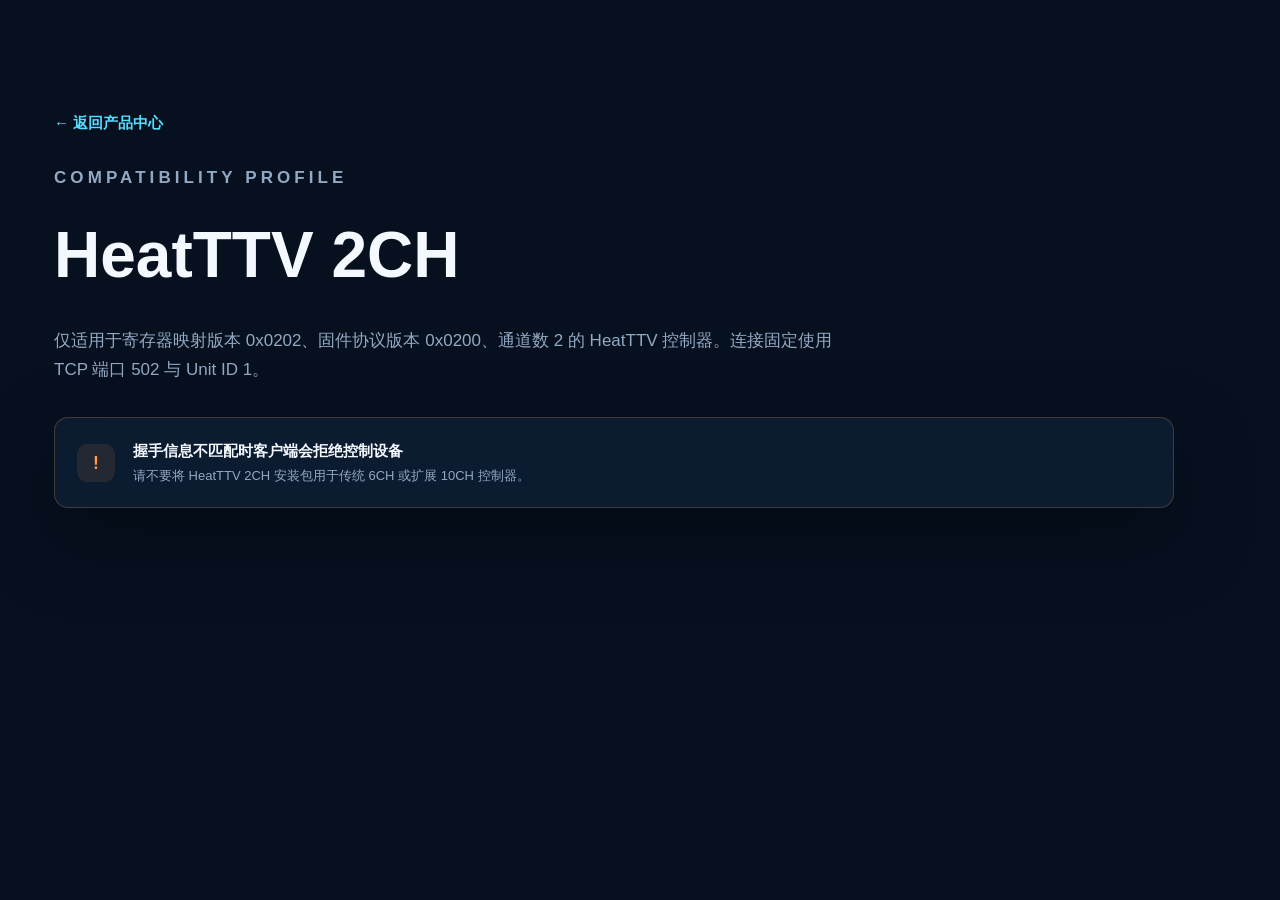
<file: manuals/heattv2.html>
<!doctype html>
<html lang="zh-CN">
<head><meta charset="utf-8"><meta name="viewport" content="width=device-width,initial-scale=1"><meta name="theme-color" content="#06101f"><title>HeatTTV 2CH · 兼容性说明</title><link rel="stylesheet" href="../css/style.css"></head>
<body><main class="section"><a href="../index.html#products">← 返回产品中心</a><p class="eyebrow">COMPATIBILITY PROFILE</p><h1>HeatTTV 2CH</h1><p>仅适用于寄存器映射版本 0x0202、固件协议版本 0x0200、通道数 2 的 HeatTTV 控制器。连接固定使用 TCP 端口 502 与 Unit ID 1。</p><div class="compatibility-warning"><span class="warning-icon">!</span><div><strong>握手信息不匹配时客户端会拒绝控制设备</strong><p>请不要将 HeatTTV 2CH 安装包用于传统 6CH 或扩展 10CH 控制器。</p></div></div></main></body>
</html>
</file>
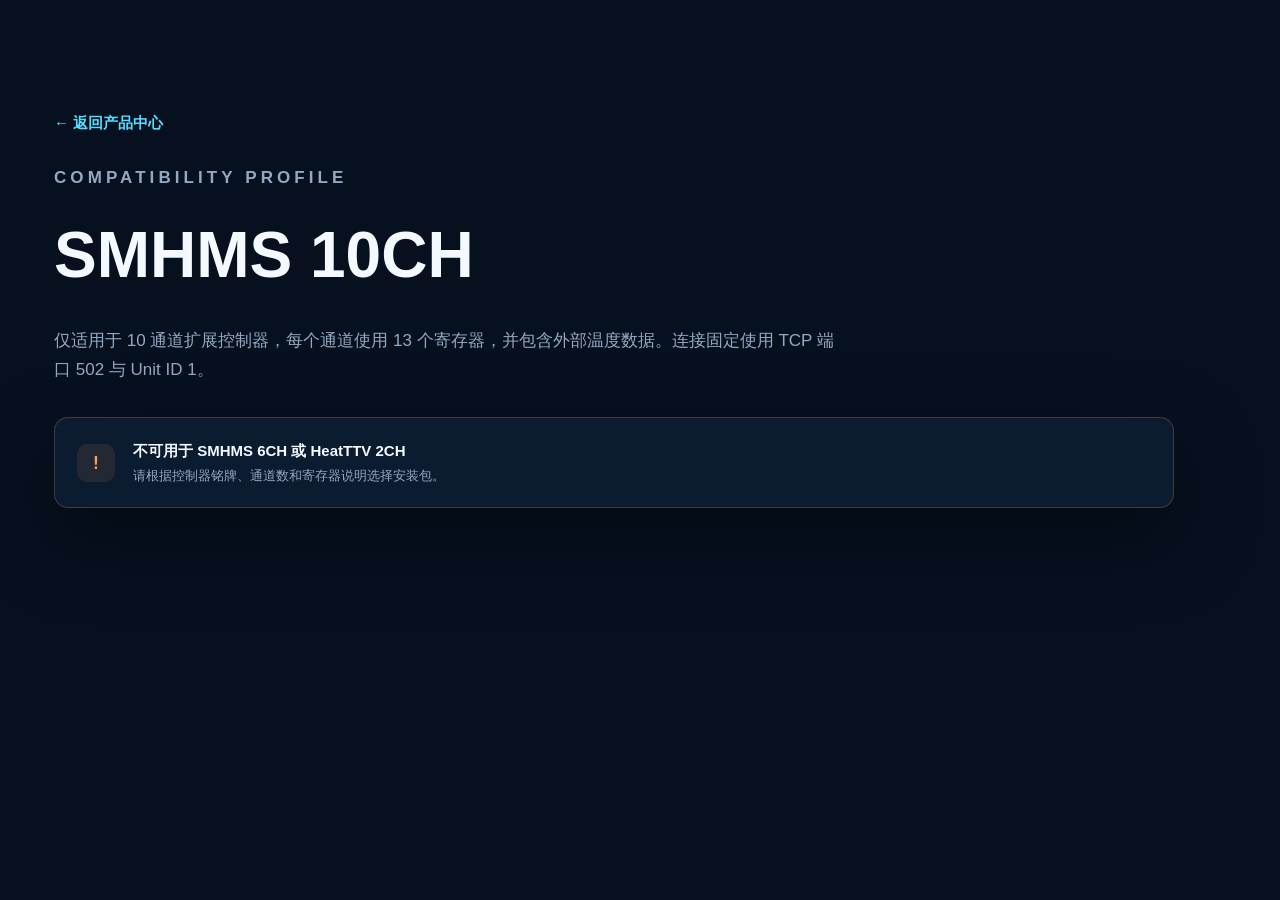
<file: manuals/smhms10.html>
<!doctype html>
<html lang="zh-CN">
<head><meta charset="utf-8"><meta name="viewport" content="width=device-width,initial-scale=1"><meta name="theme-color" content="#06101f"><title>SMHMS 10CH · 兼容性说明</title><link rel="stylesheet" href="../css/style.css"></head>
<body><main class="section"><a href="../index.html#products">← 返回产品中心</a><p class="eyebrow">COMPATIBILITY PROFILE</p><h1>SMHMS 10CH</h1><p>仅适用于 10 通道扩展控制器，每个通道使用 13 个寄存器，并包含外部温度数据。连接固定使用 TCP 端口 502 与 Unit ID 1。</p><div class="compatibility-warning"><span class="warning-icon">!</span><div><strong>不可用于 SMHMS 6CH 或 HeatTTV 2CH</strong><p>请根据控制器铭牌、通道数和寄存器说明选择安装包。</p></div></div></main></body>
</html>
</file>
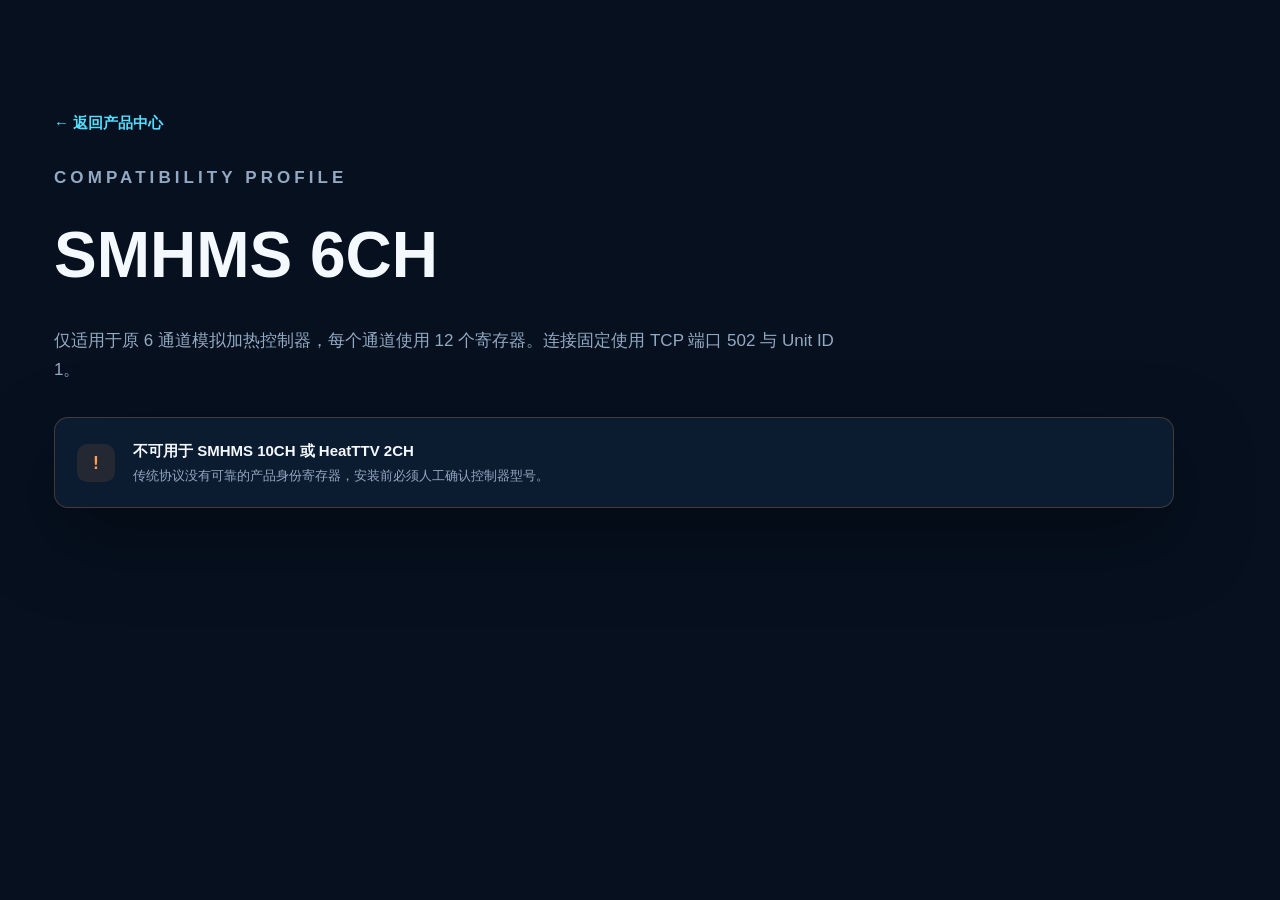
<file: manuals/smhms6.html>
<!doctype html>
<html lang="zh-CN">
<head><meta charset="utf-8"><meta name="viewport" content="width=device-width,initial-scale=1"><meta name="theme-color" content="#06101f"><title>SMHMS 6CH · 兼容性说明</title><link rel="stylesheet" href="../css/style.css"></head>
<body><main class="section"><a href="../index.html#products">← 返回产品中心</a><p class="eyebrow">COMPATIBILITY PROFILE</p><h1>SMHMS 6CH</h1><p>仅适用于原 6 通道模拟加热控制器，每个通道使用 12 个寄存器。连接固定使用 TCP 端口 502 与 Unit ID 1。</p><div class="compatibility-warning"><span class="warning-icon">!</span><div><strong>不可用于 SMHMS 10CH 或 HeatTTV 2CH</strong><p>传统协议没有可靠的产品身份寄存器，安装前必须人工确认控制器型号。</p></div></div></main></body>
</html>
</file>
<file: css/style.css>
:root {
  color-scheme: dark;
  --bg: #06101f;
  --bg-soft: #09182b;
  --surface: rgba(13, 29, 50, .76);
  --surface-solid: #0d1d32;
  --surface-raised: #112641;
  --text: #f4f8ff;
  --muted: #93a9c3;
  --line: rgba(151, 180, 215, .16);
  --line-strong: rgba(151, 180, 215, .28);
  --cyan: #55ddff;
  --blue: #4f8cff;
  --violet: #9c7cff;
  --orange: #ff9c55;
  --green: #55e6a5;
  --shadow: 0 30px 80px rgba(0, 0, 0, .34);
  --content: 1220px;
}

[data-theme="light"] {
  color-scheme: light;
  --bg: #f3f7fc;
  --bg-soft: #eaf1f9;
  --surface: rgba(255, 255, 255, .82);
  --surface-solid: #ffffff;
  --surface-raised: #f7faff;
  --text: #0b1b31;
  --muted: #5b6f87;
  --line: rgba(39, 70, 107, .13);
  --line-strong: rgba(39, 70, 107, .22);
  --shadow: 0 28px 70px rgba(35, 69, 109, .13);
}

* { box-sizing: border-box; }
html { scroll-behavior: smooth; scroll-padding-top: 92px; }
body { margin: 0; background: var(--bg); color: var(--text); font: 15px/1.7 "Segoe UI", "Microsoft YaHei UI", "PingFang SC", sans-serif; text-rendering: optimizeLegibility; }
body::selection { background: rgba(85, 221, 255, .25); }
a { color: inherit; }
button, a { -webkit-tap-highlight-color: transparent; }
.site-shell { min-height: 100vh; overflow: hidden; background: radial-gradient(circle at 15% 0%, rgba(79, 140, 255, .07), transparent 25%), var(--bg); }
.skip-link { position: fixed; left: 16px; top: -60px; z-index: 100; padding: 10px 16px; border-radius: 8px; background: var(--cyan); color: #04111f; font-weight: 800; transition: top .2s; }
.skip-link:focus { top: 16px; }

.nav { position: fixed; inset: 0 0 auto; z-index: 40; height: 82px; padding: 0 max(24px, calc((100% - var(--content)) / 2)); display: grid; grid-template-columns: 1fr auto 1fr; align-items: center; border-bottom: 1px solid transparent; transition: .25s ease; }
.nav.scrolled { height: 70px; background: color-mix(in srgb, var(--bg) 88%, transparent); border-color: var(--line); backdrop-filter: blur(24px); }
.brand { display: inline-flex; align-items: center; gap: 13px; width: max-content; text-decoration: none; }
.brand-mark { position: relative; width: 34px; height: 34px; display: grid; grid-template-columns: repeat(2, 1fr); gap: 3px; transform: rotate(45deg); }
.brand-mark i { display: block; border: 1px solid rgba(85, 221, 255, .6); background: rgba(85, 221, 255, .15); }
.brand-mark i:nth-child(1) { background: var(--cyan); }
.brand-mark i:nth-child(2) { background: rgba(79, 140, 255, .65); }
.brand-mark i:nth-child(3) { grid-column: 1 / 3; background: rgba(156, 124, 255, .32); }
.brand-wording { display: flex; flex-direction: column; line-height: 1; }
.brand-wording strong { font-size: 20px; letter-spacing: .12em; }
.brand-wording small { margin-top: 7px; color: var(--muted); font: 8px/1 "Segoe UI", sans-serif; letter-spacing: .2em; }
.nav-links { display: flex; gap: 34px; }
.nav-links a { position: relative; color: var(--muted); font-size: 14px; font-weight: 650; text-decoration: none; transition: color .2s; }
.nav-links a::after { content: ""; position: absolute; left: 0; right: 100%; bottom: -11px; height: 2px; background: var(--cyan); transition: right .2s; }
.nav-links a:hover { color: var(--text); }
.nav-links a:hover::after { right: 0; }
.nav-actions { justify-self: end; display: flex; align-items: center; gap: 10px; }
.nav-release { padding: 9px 14px; border: 1px solid var(--line); border-radius: 9px; color: var(--muted); font-size: 13px; font-weight: 700; text-decoration: none; transition: .2s; }
.nav-release:hover { color: var(--text); border-color: var(--line-strong); background: var(--surface); }
.nav-release span { color: var(--cyan); }
.theme-toggle { width: 40px; height: 40px; border: 1px solid var(--line); border-radius: 9px; background: var(--surface); color: var(--text); cursor: pointer; font-size: 18px; }

.hero { position: relative; min-height: 780px; padding: 154px 24px 105px; display: flex; align-items: center; background: linear-gradient(135deg, rgba(6, 16, 31, .98), rgba(8, 25, 45, .95) 58%, rgba(8, 43, 62, .9)); overflow: hidden; }
[data-theme="light"] .hero { background: linear-gradient(135deg, #eaf2fc, #f6f9fd 55%, #e1f4f7); }
.hero-grid { position: absolute; inset: 0; opacity: .18; background-image: linear-gradient(rgba(115, 166, 215, .2) 1px, transparent 1px), linear-gradient(90deg, rgba(115, 166, 215, .2) 1px, transparent 1px); background-size: 58px 58px; mask-image: linear-gradient(to bottom, black 20%, transparent 95%); }
.hero-grid::after { content: ""; position: absolute; inset: 0; background: linear-gradient(90deg, var(--bg) 0%, transparent 30%, transparent 70%, var(--bg) 100%); }
.hero-glow { position: absolute; border-radius: 50%; filter: blur(2px); pointer-events: none; }
.glow-one { width: 520px; height: 520px; right: 3%; top: 7%; background: radial-gradient(circle, rgba(85, 221, 255, .12), transparent 66%); }
.glow-two { width: 420px; height: 420px; left: -12%; bottom: -32%; background: radial-gradient(circle, rgba(79, 140, 255, .16), transparent 68%); }
.hero-inner { position: relative; z-index: 2; width: min(var(--content), 100%); margin: auto; display: grid; grid-template-columns: 1.08fr .92fr; gap: 86px; align-items: center; }
.status-pill { width: max-content; max-width: 100%; display: flex; align-items: center; gap: 9px; padding: 7px 12px; border: 1px solid rgba(85, 230, 165, .2); border-radius: 99px; color: #9cedc9; background: rgba(85, 230, 165, .07); font-size: 12px; font-weight: 700; }
[data-theme="light"] .status-pill { color: #087d57; }
.status-pill span { width: 7px; height: 7px; border-radius: 50%; background: var(--green); box-shadow: 0 0 0 5px rgba(85, 230, 165, .1); animation: status-pulse 2.4s infinite; }
.eyebrow { margin: 0 0 12px; color: var(--cyan); font: 800 11px/1.4 "Segoe UI", sans-serif; letter-spacing: .24em; }
.hero-copy > .eyebrow { margin-top: 28px; }
.hero h1 { max-width: 690px; margin: 0; font-size: clamp(46px, 5.3vw, 74px); line-height: 1.08; letter-spacing: -.055em; }
.hero h1 em { color: transparent; background: linear-gradient(90deg, #6bdfff, #8cb2ff 55%, #b29aff); background-clip: text; font-style: normal; }
.hero-lead { max-width: 660px; margin: 26px 0 0; color: var(--muted); font-size: 18px; line-height: 1.85; }
.hero-actions { display: flex; flex-wrap: wrap; gap: 12px; margin-top: 34px; }
.button { display: inline-flex; align-items: center; justify-content: center; gap: 13px; min-height: 48px; padding: 0 20px; border: 1px solid transparent; border-radius: 10px; font-weight: 780; text-decoration: none; transition: transform .2s, border-color .2s, background .2s, box-shadow .2s; }
.button:hover { transform: translateY(-2px); }
.button-primary { color: #06101f; background: linear-gradient(100deg, #72e4ff, #7ca9ff); box-shadow: 0 13px 34px rgba(79, 140, 255, .24); }
.button-primary:hover { box-shadow: 0 17px 42px rgba(79, 140, 255, .33); }
.button-ghost { color: var(--text); border-color: var(--line-strong); background: rgba(255, 255, 255, .03); }
.trust-row { display: flex; flex-wrap: wrap; gap: 22px; margin-top: 35px; color: var(--muted); font-size: 12px; font-weight: 650; }
.trust-row span { display: flex; align-items: center; gap: 7px; }
.trust-row i { width: 18px; height: 18px; display: grid; place-items: center; border: 1px solid rgba(85, 221, 255, .24); border-radius: 50%; color: var(--cyan); font-style: normal; font-size: 10px; }

.control-console { position: relative; border: 1px solid rgba(143, 184, 224, .24); border-radius: 22px; background: linear-gradient(145deg, rgba(19, 43, 70, .8), rgba(7, 20, 37, .88)); box-shadow: 0 40px 100px rgba(0, 0, 0, .4), inset 0 1px rgba(255, 255, 255, .05); overflow: hidden; backdrop-filter: blur(15px); }
[data-theme="light"] .control-console { background: rgba(255, 255, 255, .72); box-shadow: var(--shadow); }
.control-console::before { content: ""; position: absolute; width: 180px; height: 180px; right: -70px; top: -70px; border-radius: 50%; background: rgba(85, 221, 255, .1); filter: blur(22px); }
.console-topbar { position: relative; display: flex; justify-content: space-between; padding: 16px 20px; border-bottom: 1px solid var(--line); color: var(--muted); font: 750 10px/1 "Segoe UI", sans-serif; letter-spacing: .15em; }
.console-topbar div { display: flex; align-items: center; gap: 9px; }
.console-topbar > span { color: var(--green); }
.console-dot { width: 7px; height: 7px; border-radius: 50%; background: var(--cyan); box-shadow: 0 0 14px var(--cyan); }
.metric-grid { display: grid; grid-template-columns: repeat(3, 1fr); padding: 20px; gap: 10px; }
.metric-grid > div { min-height: 104px; padding: 14px; border: 1px solid var(--line); border-radius: 13px; background: rgba(255, 255, 255, .025); }
.metric-grid small, .metric-grid span { display: block; color: var(--muted); font-size: 10px; letter-spacing: .06em; }
.metric-grid strong { display: block; margin: 3px 0; color: var(--text); font: 700 30px/1.2 Consolas, monospace; }
.rack { padding: 0 20px 20px; }
.rack-header, .rack-row { display: grid; grid-template-columns: 1.1fr 1.5fr auto; align-items: center; gap: 14px; }
.rack-header { padding: 0 13px 8px; color: var(--muted); font: 700 8px/1 "Segoe UI", sans-serif; letter-spacing: .16em; }
.rack-row { position: relative; min-height: 68px; margin-top: 8px; padding: 11px 13px; border: 1px solid var(--line); border-radius: 12px; background: rgba(255, 255, 255, .025); overflow: hidden; }
.rack-row::before { content: ""; position: absolute; left: 0; top: 0; bottom: 0; width: 3px; background: var(--rack-color); }
.rack-row.blue { --rack-color: var(--blue); }
.rack-row.violet { --rack-color: var(--violet); }
.rack-row.orange { --rack-color: var(--orange); }
.rack-row.active { border-color: color-mix(in srgb, var(--rack-color) 30%, var(--line)); background: color-mix(in srgb, var(--rack-color) 7%, transparent); }
.rack-name { display: flex; flex-direction: column; line-height: 1.2; }
.rack-name b { font-size: 13px; }
.rack-name small { margin-top: 4px; color: var(--muted); font-size: 8px; letter-spacing: .07em; }
.channel-map { display: grid; grid-template-columns: repeat(6, 1fr); gap: 4px; }
.channel-map.ten-map { grid-template-columns: repeat(10, 1fr); }
.channel-map i { height: 8px; border-radius: 2px; background: var(--rack-color); opacity: .55; box-shadow: 0 0 8px color-mix(in srgb, var(--rack-color) 35%, transparent); }
.health { color: var(--green); font: 800 8px/1 Consolas, monospace; letter-spacing: .08em; }
.console-footer { display: flex; align-items: center; gap: 10px; padding: 14px 20px; border-top: 1px solid var(--line); color: var(--muted); font: 700 9px/1 "Segoe UI", sans-serif; letter-spacing: .1em; }
.console-footer b { color: var(--green); }
.signal { margin-left: auto; display: flex; align-items: end; gap: 3px; height: 15px; }
.signal i { width: 3px; background: var(--cyan); opacity: .7; }
.signal i:nth-child(1) { height: 4px; }.signal i:nth-child(2) { height: 7px; }.signal i:nth-child(3) { height: 10px; }.signal i:nth-child(4) { height: 14px; }

.compatibility-wrap { position: relative; z-index: 4; padding: 0 24px; }
.compatibility-warning { width: min(1120px, 100%); margin: -34px auto 0; display: grid; grid-template-columns: auto 1fr auto; align-items: center; gap: 18px; padding: 20px 22px; border: 1px solid rgba(255, 156, 85, .24); border-radius: 14px; background: color-mix(in srgb, var(--surface-solid) 92%, transparent); box-shadow: var(--shadow); backdrop-filter: blur(20px); }
.warning-icon { width: 38px; height: 38px; display: grid; place-items: center; border-radius: 10px; color: var(--orange); background: rgba(255, 156, 85, .1); font: 800 18px/1 Consolas, monospace; }
.compatibility-warning strong { display: block; font-size: 15px; }
.compatibility-warning p { margin: 2px 0 0; color: var(--muted); font-size: 13px; }
.compatibility-warning a { color: var(--orange); font-size: 12px; font-weight: 750; text-decoration: none; white-space: nowrap; }

.section { width: min(var(--content), 100%); margin: auto; padding: 112px 24px; }
.section-heading { display: grid; grid-template-columns: 1fr .75fr; gap: 80px; align-items: end; margin-bottom: 46px; }
.section-heading h2 { margin: 0; font-size: clamp(34px, 4vw, 50px); line-height: 1.16; letter-spacing: -.04em; }
.section-heading > p { margin: 0 0 5px; color: var(--muted); font-size: 16px; }
.section-heading.centered { display: block; max-width: 750px; margin: 0 auto 58px; text-align: center; }
.section-heading.centered > p { margin-top: 17px; }
.product-grid { display: grid; grid-template-columns: repeat(3, 1fr); gap: 18px; }
.product-card { --product-color: var(--blue); position: relative; min-width: 0; padding: 25px; border: 1px solid var(--line); border-radius: 20px; background: linear-gradient(150deg, color-mix(in srgb, var(--surface-solid) 93%, var(--product-color) 7%), var(--surface-solid) 55%); box-shadow: 0 15px 45px rgba(0, 0, 0, .12); overflow: hidden; transition: transform .25s, border-color .25s, box-shadow .25s; }
.product-card:hover { transform: translateY(-7px); border-color: color-mix(in srgb, var(--product-color) 45%, var(--line)); box-shadow: var(--shadow); }
.product-card.product-violet { --product-color: var(--violet); }
.product-card.product-orange { --product-color: var(--orange); }
.product-card.featured { border-color: rgba(255, 156, 85, .32); }
.featured-label { position: absolute; right: -43px; top: 22px; width: 170px; padding: 6px; transform: rotate(36deg); color: #2b1406; background: var(--orange); text-align: center; font: 850 8px/1 "Segoe UI", sans-serif; letter-spacing: .08em; }
.card-accent { position: absolute; width: 190px; height: 190px; right: -95px; top: -95px; border-radius: 50%; background: color-mix(in srgb, var(--product-color) 16%, transparent); filter: blur(12px); }
.card-top { position: relative; display: flex; align-items: center; justify-content: space-between; }
.product-index { color: color-mix(in srgb, var(--product-color) 75%, var(--text)); font: 800 11px/1 Consolas, monospace; }
.availability { display: flex; align-items: center; gap: 7px; color: var(--muted); font: 700 8px/1 "Segoe UI", sans-serif; letter-spacing: .1em; }
.availability i { width: 5px; height: 5px; border-radius: 50%; background: var(--product-color); box-shadow: 0 0 8px var(--product-color); }
.product-identity { position: relative; display: flex; align-items: center; gap: 15px; margin-top: 28px; }
.product-icon { flex: 0 0 auto; width: 58px; height: 58px; display: grid; place-items: center; border: 1px solid color-mix(in srgb, var(--product-color) 45%, transparent); border-radius: 15px; color: var(--product-color); background: color-mix(in srgb, var(--product-color) 10%, transparent); font: 800 21px/1 Consolas, monospace; }
.product-identity p { margin: 0 0 4px; color: var(--muted); font: 700 8px/1 "Segoe UI", sans-serif; letter-spacing: .12em; }
.product-identity h3 { margin: 0; font-size: 24px; line-height: 1.1; }
.product-description { min-height: 78px; margin: 22px 0 20px; color: var(--muted); }
.spec-table { border-top: 1px solid var(--line); border-bottom: 1px solid var(--line); }
.spec-table div { display: flex; justify-content: space-between; gap: 15px; padding: 10px 0; border-bottom: 1px solid var(--line); font-size: 12px; }
.spec-table div:last-child { border: 0; }
.spec-table span { color: var(--muted); }
.spec-table b { color: var(--text); font-family: Consolas, monospace; font-size: 11px; }
.release-line { display: flex; justify-content: space-between; align-items: center; margin-top: 18px; font-size: 12px; }
.release-line > span { color: var(--muted); }
.version { display: flex; align-items: center; gap: 7px; }
.version i { width: 6px; height: 6px; border-radius: 50%; background: var(--green); }
.downloads { display: grid; grid-template-columns: 1fr 1fr; gap: 8px; margin-top: 17px; }
.download { min-width: 0; min-height: 56px; padding: 0 11px; justify-content: flex-start; border-color: var(--line); background: var(--surface-raised); color: var(--text); }
.download:hover { border-color: color-mix(in srgb, var(--product-color) 45%, var(--line)); background: color-mix(in srgb, var(--surface-raised) 94%, var(--product-color) 6%); }
.platform-mark { flex: 0 0 auto; color: var(--product-color); font-size: 18px; }
.download > span:last-child { display: flex; flex-direction: column; font-size: 12px; line-height: 1.2; }
.download small { margin-bottom: 3px; color: var(--muted); font-size: 7px; letter-spacing: .08em; }
.disabled { opacity: .42; pointer-events: none; }
.checksums { margin-top: 10px; color: var(--muted); font: 9px/1.55 Consolas, monospace; word-break: break-all; }
.checksums:empty { display: none; }
.card-links { display: flex; justify-content: space-between; align-items: center; gap: 12px; margin-top: 17px; }
.manual { color: var(--product-color); font-size: 12px; font-weight: 750; text-decoration: none; }
.card-links details { position: relative; color: var(--muted); font-size: 11px; }
.card-links summary { cursor: pointer; list-style: none; }
.card-links summary::-webkit-details-marker { display: none; }
.history { position: absolute; z-index: 5; right: 0; bottom: 28px; width: 180px; padding: 10px; border: 1px solid var(--line); border-radius: 10px; background: var(--surface-solid); box-shadow: var(--shadow); }
.history:empty::after { content: "暂无历史版本"; color: var(--muted); }
.history a { display: block; padding: 5px; color: var(--text); text-decoration: none; }
.manifest-status { margin: 22px 0 0; color: var(--muted); text-align: center; font-size: 12px; }

.selector-section { padding: 0 24px 112px; }
.selector-inner { width: min(1120px, 100%); margin: auto; display: grid; grid-template-columns: .7fr 1.3fr; gap: 55px; align-items: center; padding: 38px 42px; border: 1px solid var(--line); border-radius: 20px; background: linear-gradient(105deg, color-mix(in srgb, var(--surface-solid) 94%, var(--blue) 6%), var(--surface-solid)); }
.selector-copy h2 { margin: 0; font-size: 30px; }
.selector-copy > p:last-child { margin: 12px 0 0; color: var(--muted); }
.selector-steps { margin: 0; padding: 0; display: grid; grid-template-columns: repeat(3, 1fr); list-style: none; }
.selector-steps li { display: flex; gap: 12px; padding: 8px 18px; border-left: 1px solid var(--line); }
.selector-steps li > span { color: var(--cyan); font: 800 10px/1.5 Consolas, monospace; }
.selector-steps strong { display: block; font-size: 13px; }
.selector-steps p { margin: 4px 0 0; color: var(--muted); font-size: 10px; }

.architecture-section { padding-top: 20px; }
.architecture-flow { display: grid; grid-template-columns: 1fr 80px 1fr 80px 1fr; align-items: center; }
.architecture-flow article { position: relative; min-height: 290px; padding: 27px; border: 1px solid var(--line); border-radius: 18px; background: var(--surface); }
.flow-number { position: absolute; right: 20px; top: 19px; color: var(--muted); font: 800 10px/1 Consolas, monospace; }
.flow-symbol { width: 64px; height: 64px; display: flex; align-items: center; justify-content: center; gap: 4px; margin-bottom: 29px; border: 1px solid var(--line); border-radius: 16px; background: var(--surface-raised); }
.flow-symbol.core { flex-direction: column; }
.flow-symbol.core i { width: 32px; height: 5px; border-radius: 5px; background: var(--blue); opacity: .45; }.flow-symbol.core i:nth-child(2) { opacity: .7; }.flow-symbol.core i:nth-child(3) { opacity: 1; }
.flow-symbol.adapters i { width: 15px; height: 23px; display: grid; place-items: center; border-radius: 4px; color: var(--text); background: color-mix(in srgb, var(--violet) 22%, transparent); font: 800 8px/1 Consolas, monospace; }
.flow-symbol.packages i { width: 13px; height: 26px; border: 1px solid var(--orange); border-radius: 3px; transform: skewY(-20deg); opacity: .5; }.flow-symbol.packages i:nth-child(2) { opacity: .75; }.flow-symbol.packages i:nth-child(3) { opacity: 1; }
.architecture-flow h3 { margin: 0; font-size: 20px; }
.architecture-flow p { min-height: 76px; margin: 12px 0 20px; color: var(--muted); }
.architecture-flow small { color: var(--cyan); font: 750 8px/1 "Segoe UI", sans-serif; letter-spacing: .16em; }
.flow-connector { display: flex; align-items: center; }
.flow-connector::before, .flow-connector::after { content: ""; height: 1px; flex: 1; background: var(--line-strong); }
.flow-connector i { width: 4px; height: 4px; border-radius: 50%; background: var(--cyan); opacity: .35; }.flow-connector i:nth-child(2) { opacity: .7; }.flow-connector i:nth-child(3) { opacity: 1; }

.delivery-section { position: relative; padding: 118px 24px; border-top: 1px solid var(--line); border-bottom: 1px solid var(--line); background: radial-gradient(circle at 20% 50%, rgba(79, 140, 255, .12), transparent 32%), linear-gradient(120deg, #071426, #0a2036); overflow: hidden; }
[data-theme="light"] .delivery-section { background: linear-gradient(120deg, #e7f1fd, #f4f8fc); }
.delivery-section::after { content: ""; position: absolute; inset: 0; opacity: .12; background-image: linear-gradient(90deg, transparent 49.8%, rgba(85, 221, 255, .2) 50%, transparent 50.2%); background-size: 70px 100%; }
.delivery-inner { position: relative; z-index: 2; width: min(1120px, 100%); margin: auto; display: grid; grid-template-columns: .85fr 1.15fr; gap: 100px; align-items: center; }
.delivery-copy h2 { margin: 0; font-size: clamp(36px, 4vw, 52px); line-height: 1.15; letter-spacing: -.04em; }
.delivery-copy > p:not(.eyebrow) { margin: 22px 0 29px; color: var(--muted); font-size: 16px; }
.pipeline { position: relative; }
.pipeline-line { position: absolute; left: 22px; top: 48px; bottom: 48px; width: 1px; background: linear-gradient(var(--blue), var(--violet), var(--orange)); }
.pipeline-step { position: relative; display: grid; grid-template-columns: 45px 1fr auto; align-items: center; gap: 18px; min-height: 104px; margin: 12px 0; padding: 17px 20px; border: 1px solid var(--line); border-radius: 15px; background: color-mix(in srgb, var(--surface-solid) 90%, transparent); box-shadow: 0 15px 40px rgba(0, 0, 0, .12); }
.pipeline-step > span { z-index: 2; width: 45px; height: 45px; display: grid; place-items: center; border: 1px solid var(--line-strong); border-radius: 50%; background: var(--surface-solid); color: var(--cyan); font: 800 10px/1 Consolas, monospace; }
.pipeline-step small { color: var(--muted); font: 700 8px/1 "Segoe UI", sans-serif; letter-spacing: .13em; }
.pipeline-step strong { display: block; margin-top: 4px; font-size: 15px; }
.pipeline-step p { margin: 2px 0 0; color: var(--muted); font-size: 11px; }
.pipeline-step > b { padding: 5px 8px; border-radius: 6px; color: var(--green); background: rgba(85, 230, 165, .08); font: 800 8px/1 Consolas, monospace; letter-spacing: .08em; }

footer { padding: 34px 24px; }
.footer-inner { width: min(var(--content), 100%); margin: auto; display: flex; justify-content: space-between; align-items: center; gap: 30px; }
.footer-brand { display: flex; align-items: center; gap: 15px; }.footer-brand .brand-mark { width: 28px; height: 28px; }.footer-brand strong { letter-spacing: .1em; }.footer-brand p { margin: 2px 0 0; color: var(--muted); font-size: 11px; }
.footer-meta { display: flex; flex-wrap: wrap; justify-content: flex-end; gap: 24px; color: var(--muted); font: 700 9px/1 "Segoe UI", sans-serif; letter-spacing: .07em; }

.reveal { opacity: 0; transform: translateY(16px); transition: opacity .65s ease, transform .65s ease; }
.reveal.visible { opacity: 1; transform: none; }
@keyframes status-pulse { 50% { box-shadow: 0 0 0 8px rgba(85, 230, 165, 0); } }

/* Shared styling for compatibility manuals. */
body > main.section { min-height: calc(100vh - 80px); padding-top: 110px; }
body > main.section > a { display: inline-flex; margin-bottom: 30px; color: var(--cyan); font-weight: 700; text-decoration: none; }
body > main.section h1 { margin: 0 0 15px; font-size: clamp(36px, 6vw, 64px); }
body > main.section > p { max-width: 780px; color: var(--muted); font-size: 17px; }
body > main.section .compatibility-warning { margin: 32px 0 0; }

@media (max-width: 1080px) {
  .hero-inner { gap: 45px; }
  .hero h1 { font-size: 52px; }
  .product-grid { grid-template-columns: 1fr 1fr; }
  .product-card:last-child { grid-column: 1 / 3; width: calc(50% - 9px); justify-self: center; }
  .architecture-flow { grid-template-columns: 1fr 45px 1fr 45px 1fr; }
  .architecture-flow article { padding: 22px; }
}

@media (max-width: 860px) {
  .nav { grid-template-columns: 1fr auto; }.nav-links { display: none; }
  .hero { min-height: auto; padding-top: 135px; }.hero-inner { grid-template-columns: 1fr; }.control-console { max-width: 620px; width: 100%; margin: auto; }
  .section-heading, .selector-inner, .delivery-inner { grid-template-columns: 1fr; gap: 30px; }
  .selector-steps { margin-top: 5px; }
  .architecture-flow { grid-template-columns: 1fr; gap: 14px; }.flow-connector { width: 1px; height: 30px; margin: auto; flex-direction: column; }.flow-connector::before, .flow-connector::after { width: 1px; height: auto; }
  .architecture-flow article { min-height: 0; }
  .delivery-inner { gap: 55px; }
}

@media (max-width: 660px) {
  .nav { height: 70px; padding: 0 16px; }.brand-wording small, .nav-release { display: none; }
  .hero { padding: 115px 18px 82px; }.hero h1 { font-size: 41px; }.hero-lead { font-size: 16px; }.hero-actions .button { width: 100%; }.trust-row { gap: 13px; }
  .control-console { border-radius: 17px; }.metric-grid { padding: 13px; }.metric-grid > div { min-height: 88px; padding: 10px; }.metric-grid strong { font-size: 23px; }.rack { padding: 0 13px 13px; }.rack-header { display: none; }.rack-row { grid-template-columns: .9fr 1.1fr auto; gap: 7px; padding: 9px; }.channel-map { gap: 2px; }.channel-map i { height: 6px; }
  .compatibility-wrap { padding: 0 12px; }.compatibility-warning { grid-template-columns: auto 1fr; margin-top: -26px; padding: 17px; }.compatibility-warning > a { grid-column: 2; }
  .section { padding: 85px 16px; }.section-heading { margin-bottom: 32px; }.section-heading h2 { font-size: 34px; }
  .product-grid { grid-template-columns: 1fr; }.product-card:last-child { grid-column: auto; width: 100%; }.product-card { padding: 22px; }.product-description { min-height: 0; }
  .selector-section { padding: 0 16px 85px; }.selector-inner { padding: 29px 23px; }.selector-steps { grid-template-columns: 1fr; }.selector-steps li { border-left: 0; border-top: 1px solid var(--line); padding: 13px 0; }
  .delivery-section { padding: 85px 16px; }.pipeline-step { grid-template-columns: 42px 1fr; }.pipeline-step > b { grid-column: 2; width: max-content; }
  .footer-inner { flex-direction: column; align-items: flex-start; }.footer-meta { justify-content: flex-start; gap: 13px; }
}

@media (prefers-reduced-motion: reduce) {
  html { scroll-behavior: auto; }
  *, *::before, *::after { animation: none !important; transition-duration: .01ms !important; }
  .reveal { opacity: 1; transform: none; }
}
</file>
